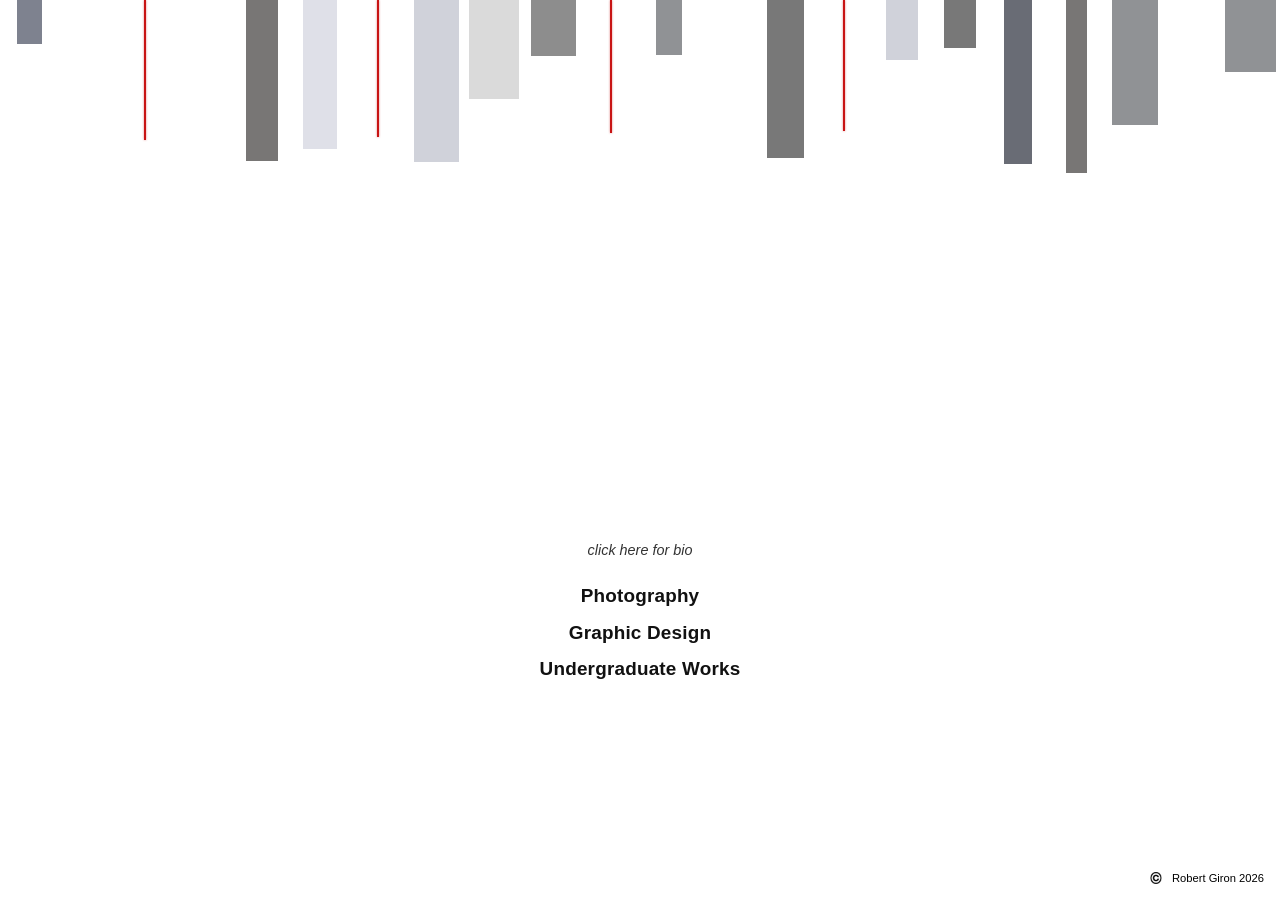
<file: index.html>
<!DOCTYPE html>
<html lang="en">
<head>
<meta charset="UTF-8">
<meta name="viewport" content="width=device-width, initial-scale=1.0">
<title>Portfolio — Menu</title>
<link rel="stylesheet" href="style.css">
</head>
<body>

  <!-- TOP ZONE: dense field of glitching holographic bars + glitching red hairlines,
      Heat-palette (+ blue tones), white bg. All 22 shapes (18 bars + 4 lines) swap
       slots via script.js; hovering a shape freezes every other shape in place and
       lets only the hovered one keep glitching. -->
  <div class="bar-zone" id="barZone">
    <div class="grain" aria-hidden="true"></div>
    <div class="bars" id="bars">
      <!-- 22 slots, 22 shapes (18 bars + 4 static-red-but-now-mobile hairlines) -->
      <div class="slot" data-slot="0"><div class="shape bar" data-shape="0"></div></div>
      <div class="slot" data-slot="1"><div class="shape bar" data-shape="1"></div></div>
      <div class="slot" data-slot="2"><div class="shape line" data-shape="2"></div></div>
      <div class="slot" data-slot="3"><div class="shape bar" data-shape="3"></div></div>
      <div class="slot" data-slot="4"><div class="shape bar" data-shape="4"></div></div>
      <div class="slot" data-slot="5"><div class="shape bar" data-shape="5"></div></div>
      <div class="slot" data-slot="6"><div class="shape line" data-shape="6"></div></div>
      <div class="slot" data-slot="7"><div class="shape bar" data-shape="7"></div></div>
      <div class="slot" data-slot="8"><div class="shape bar" data-shape="8"></div></div>
      <div class="slot" data-slot="9"><div class="shape bar" data-shape="9"></div></div>
      <div class="slot" data-slot="10"><div class="shape line" data-shape="10"></div></div>
      <div class="slot" data-slot="11"><div class="shape bar" data-shape="11"></div></div>
      <div class="slot" data-slot="12"><div class="shape bar" data-shape="12"></div></div>
      <div class="slot" data-slot="13"><div class="shape bar" data-shape="13"></div></div>
      <div class="slot" data-slot="14"><div class="shape line" data-shape="17"></div></div>
      <div class="slot" data-slot="15"><div class="shape bar" data-shape="14"></div></div>
      <div class="slot" data-slot="16"><div class="shape bar" data-shape="15"></div></div>
      <div class="slot" data-slot="17"><div class="shape bar" data-shape="16"></div></div>
      <div class="slot" data-slot="18"><div class="shape bar" data-shape="18"></div></div>
      <div class="slot" data-slot="19"><div class="shape bar" data-shape="19"></div></div>
      <div class="slot" data-slot="20"><div class="shape bar" data-shape="20"></div></div>
      <div class="slot" data-slot="21"><div class="shape bar" data-shape="21"></div></div>
    </div>
  </div>

  <!-- CENTERED CONTENT: everything here is centered except the bars above and the fixed contact footer -->
  <main class="content">
    <a class="video-frame" href="about.html" id="bioLink" aria-label="View bio">
      <video
        class="hero-video"
        autoplay
        muted
        loop
        playsinline
        disablepictureinpicture
        preload="auto">
        <source src="assets/hero-loop.mp4" type="video/mp4">
      </video>
    </a>
    <p class="bio-caption">click here for bio</p>

    <nav class="track-list" aria-label="Sections">
      <a class="track" href="photography.html">Photography</a>
      <a class="track" href="graphic-design.html">Graphic Design</a>
      <a class="track" href="undergraduate-works.html">Undergraduate Works</a>
    </nav>
  </main>
  <script src="video-playback.js"></script>
  <script src="script.js"></script>
  <div class="site-copyright">
  <img src="assets/copyright-mark.png" alt="Copyright mark">
  <span>Robert Giron 2026</span>
</div>
</body>
</html>
</file>
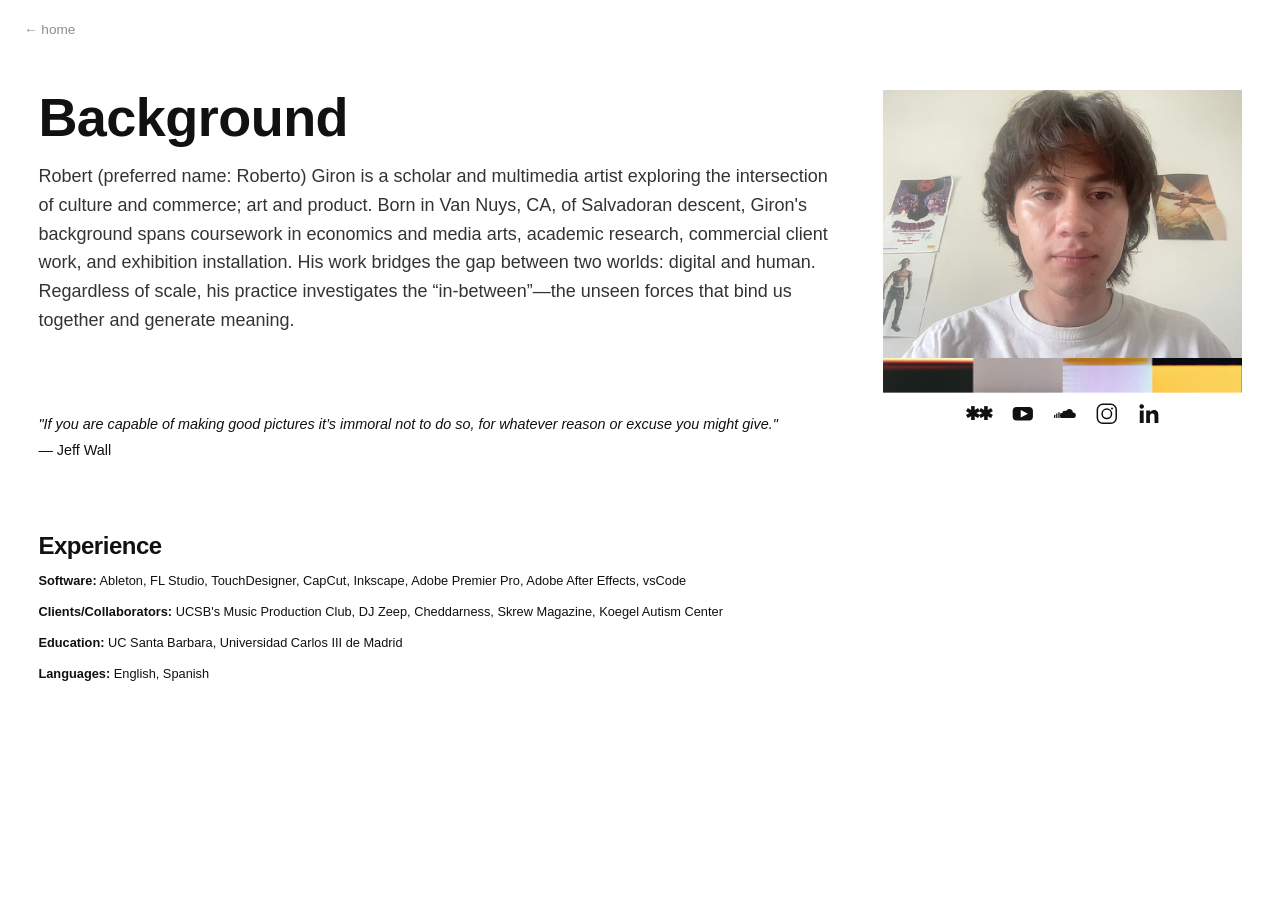
<file: about.html>
<!DOCTYPE html>
<html lang="en">
<head>
<meta charset="UTF-8">
<meta name="viewport" content="width=device-width, initial-scale=1.0">
<title>About — Robert Giron</title>
<link rel="stylesheet" href="project.css">
</head>
<body>

  <a class="back-link" href="index.html">&larr; home</a>

  <header class="about-header">
    <div class="about-left">
      <h1 class="about-title">Background</h1>

      <div class="about-bio">
        <p>Robert (preferred name: Roberto) Giron is a scholar and multimedia artist exploring the intersection of culture and commerce; art and product. Born in Van Nuys, CA, of Salvadoran descent, Giron's background spans coursework in economics and media arts, academic research, commercial client work, and exhibition installation. His work bridges the gap between two worlds: digital and human. Regardless of scale, his practice investigates the &ldquo;in-between&rdquo;&mdash;the unseen forces that bind us together and generate meaning.</p>
      </div>
    </div>

    <div class="about-media">
      <div class="about-photo">
        <img src="assets/media/about-photo.jpg" alt="Robert Giron">
      </div>
      <div class="about-strip">
        <img src="assets/media/about-strip.png" alt="">
      </div>
      <nav class="about-icons" aria-label="Elsewhere">
        <a href="https://www.are.na/robert-giron/channels" target="_blank" rel="noopener noreferrer" aria-label="Are.na">
          <span class="about-arena">✱✱</span>
        </a>
        <a href="https://www.youtube.com/@robertsgiron" target="_blank" rel="noopener noreferrer" aria-label="YouTube">
          <svg viewBox="0 0 64 64" xmlns="http://www.w3.org/2000/svg">
            <rect x="2" y="12" width="60" height="40" rx="12" fill="currentColor"/>
            <polygon points="26,21 26,43 47,32" fill="#ffffff"/>
          </svg>
        </a>
        <a href="https://on.soundcloud.com/Ip8sNAjK9V2UIwniZh" target="_blank" rel="noopener noreferrer" aria-label="SoundCloud">
          <svg viewBox="0 0 100 56" xmlns="http://www.w3.org/2000/svg">
            <rect x="0" y="32" width="6" height="16" rx="3" fill="currentColor"/>
            <rect x="10" y="26" width="6" height="22" rx="3" fill="currentColor"/>
            <rect x="20" y="20" width="6" height="28" rx="3" fill="currentColor"/>
            <rect x="30" y="24" width="6" height="24" rx="3" fill="currentColor"/>
            <rect x="40" y="16" width="6" height="32" rx="3" fill="currentColor"/>
            <path d="M50 48 h38 a13 13 0 0 0 0-26 a17 17 0 0 0-32-7 a11 11 0 0 0-16 9 a11 11 0 0 0 0 24 z" fill="currentColor"/>
          </svg>
        </a>
        <a href="https://www.instagram.com/robertsgiron/" target="_blank" rel="noopener noreferrer" aria-label="Instagram">
          <svg viewBox="0 0 64 64" xmlns="http://www.w3.org/2000/svg" fill="none" stroke="currentColor" stroke-width="4.5">
            <rect x="4" y="4" width="56" height="56" rx="16"/>
            <circle cx="32" cy="32" r="14"/>
            <circle cx="47.5" cy="16.5" r="3" fill="currentColor" stroke="none"/>
          </svg>
        </a>
        <a href="https://www.linkedin.com/in/robert-giron" target="_blank" rel="noopener noreferrer" aria-label="LinkedIn">
          <svg viewBox="0 0 447 447" xmlns="http://www.w3.org/2000/svg">
            <g transform="translate(0.000000,447.000000) scale(0.100000,-0.100000)" fill="currentColor" stroke="none">
              <path d="M618 4201 c-285 -94 -415 -426 -267 -687 32 -57 127 -152 178 -178
              308 -160 662 17 712 354 29 199 -79 395 -268 486 -74 37 -84 39 -188 41 -86 2
              -122 -1 -167 -16z M3072 2994 c-216 -47 -403 -161 -533 -324 -28 -36 -55 -66
              -59 -68 -4 -1 -6 72 -5 163 l1 165 -388 0 -388 0 0 -1290 0 -1290 387 2 388 3
              1 735 c2 752 3 782 43 895 72 205 253 317 486 302 242 -16 376 -170 405 -466
              5 -53 10 -405 10 -783 l0 -688 400 0 401 0 -4 933 c-3 909 -4 934 -24 1018
              -33 133 -80 243 -144 339 -164 246 -431 372 -781 369 -73 -1 -161 -7 -196 -15z
              M370 1640 l0 -1290 403 2 402 3 3 1288 2 1287 -405 0 -405 0 0 -1290z"/>
            </g>
          </svg>
        </a>
      </nav>
    </div>
  </header>

  <section class="about-lower">
    <p class="about-quote">
      "If you are capable of making good pictures it&rsquo;s immoral not to do so, for whatever reason or excuse you might give."
      <span>&mdash; Jeff Wall</span>
    </p>

    <h2 class="about-experience">Experience</h2>

    <p class="about-line"><strong>Software:</strong> Ableton, FL Studio, TouchDesigner, CapCut, Inkscape, Adobe Premier Pro, Adobe After Effects, vsCode</p>

    <p class="about-line"><strong>Clients/Collaborators:</strong> UCSB's Music Production Club, DJ Zeep, Cheddarness, Skrew Magazine, Koegel Autism Center</p>

    <p class="about-line"><strong>Education:</strong> UC Santa Barbara, Universidad Carlos III de Madrid </p>

    <p class="about-line"><strong>Languages:</strong> English, Spanish</p>

  </section>

</body>
</html>
</file>
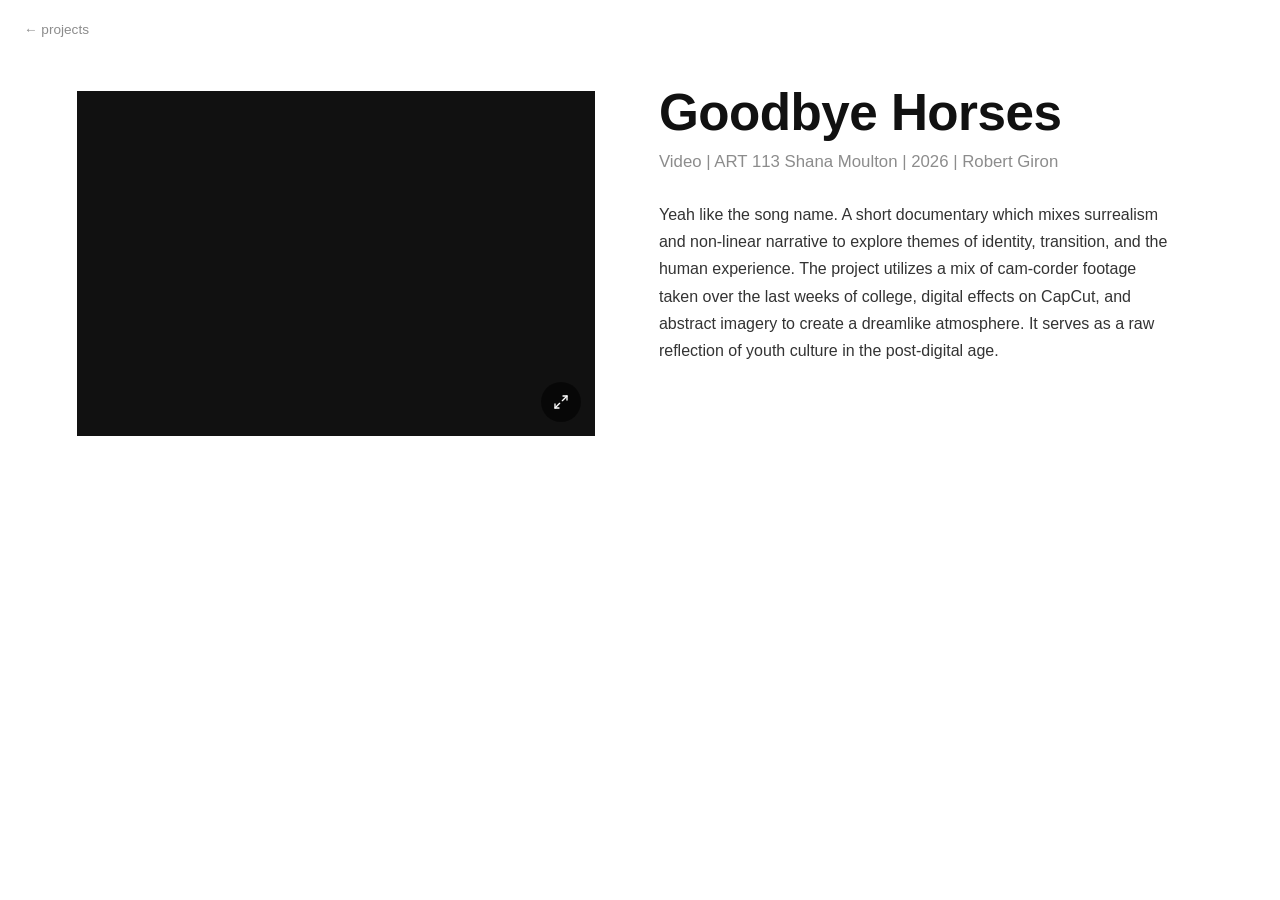
<file: goodbye-horses.html>
<!DOCTYPE html>
<html lang="en">
<head>
<meta charset="UTF-8">
<meta name="viewport" content="width=device-width, initial-scale=1.0">
<title>Goodbye Horses — Robert Giron</title>
<link rel="stylesheet" href="project.css">
</head>
<body>

  <a class="back-link" href="undergraduate-works.html">&larr; projects</a>

    <main class="project">
    <div class="project-media">
      <div class="project-image-frame">
        <iframe
          src="https://www.youtube.com/embed/ieznKdvSUJ4?si=VBqCLP_Hg92vqemd"
          title="YouTube video player"
          allow="accelerometer; autoplay; clipboard-write; encrypted-media; gyroscope; picture-in-picture; web-share"
          referrerpolicy="strict-origin-when-cross-origin"
          allowfullscreen></iframe>
        <button
          type="button"
          class="lightbox-expand-btn"
          data-lightbox="youtube"
          data-src="https://www.youtube.com/embed/ieznKdvSUJ4?si=VBqCLP_Hg92vqemd"
          data-caption="Sometimes growing up is just getting taller."
          aria-label="Expand video">
          <svg viewBox="0 0 24 24" width="16" height="16" fill="none" stroke="currentColor" stroke-width="2" stroke-linecap="round" stroke-linejoin="round">
            <polyline points="15 3 21 3 21 9"></polyline>
            <polyline points="9 21 3 21 3 15"></polyline>
            <line x1="21" y1="3" x2="14" y2="10"></line>
            <line x1="3" y1="21" x2="10" y2="14"></line>
          </svg>
        </button>
      </div>
      <p class="project-caption"></p>
    </div>

    <div class="project-info">
      <h1 class="project-title">Goodbye Horses</h1>
      <p class="project-meta">Video | ART 113 Shana Moulton | 2026 | Robert Giron</p>

      <div class="project-body">
        <!-- Write-up copy goes here -->
         Yeah like the song name. A short documentary which mixes surrealism and non-linear narrative to explore themes of identity, transition, and the human experience. The project utilizes a mix of cam-corder footage taken over the last weeks of college, digital effects on CapCut, and abstract imagery to create a dreamlike atmosphere. It serves as a raw reflection of youth culture in the post-digital age.
      </div>
    </div>
  </main>

  <script src="lightbox.js"></script>

</body>
</html>
</file>
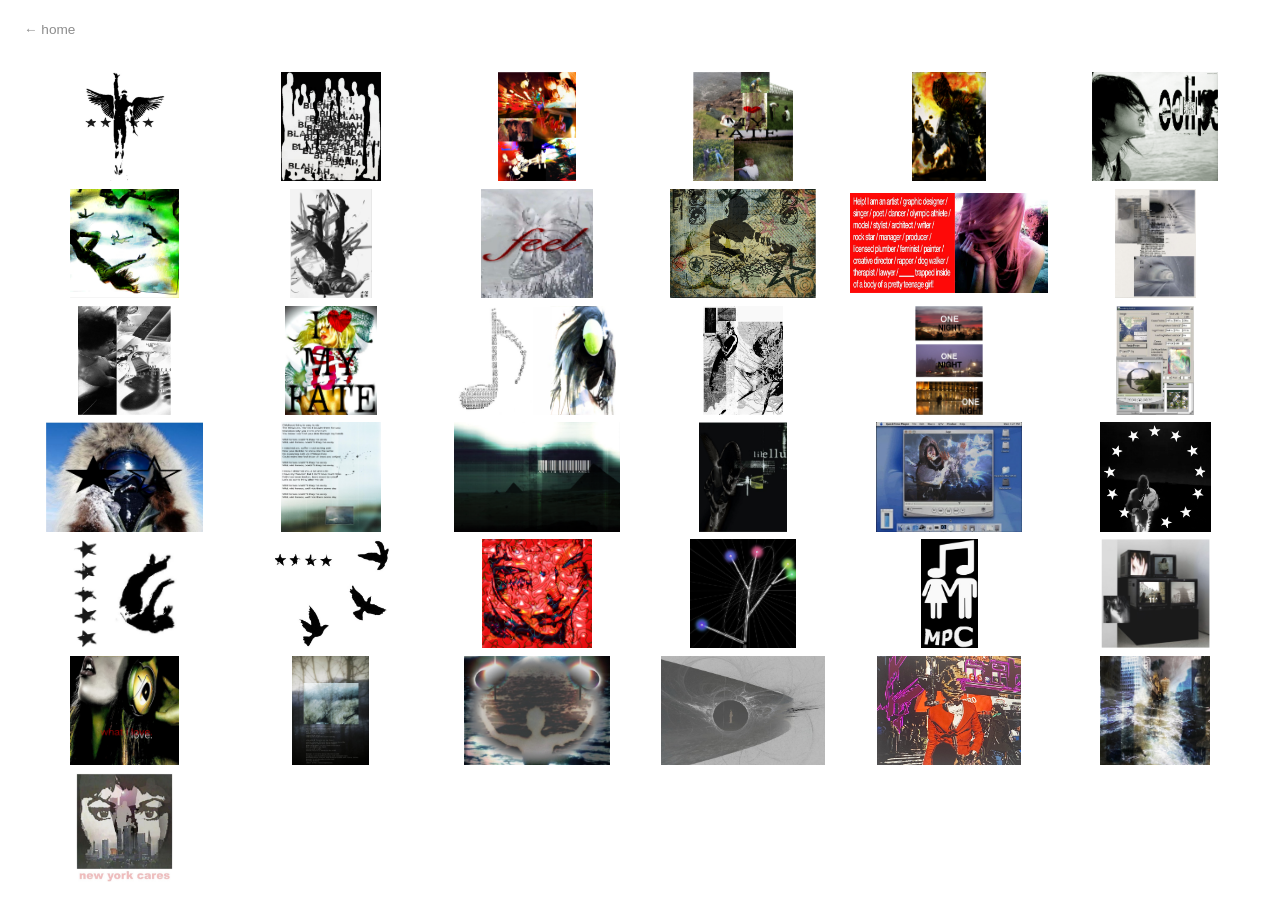
<file: graphic-design.html>
<!DOCTYPE html>
<html lang="en">
<head>
<meta charset="UTF-8">
<meta name="viewport" content="width=device-width, initial-scale=1.0">
<title>Graphic Design — Robert Giron</title>
<link rel="stylesheet" href="project.css">
</head>
<body class="gd-page">

  <a class="back-link" href="index.html">&larr; home</a>

  <!-- GRAPHIC DESIGN — single flat grid, click any piece to open it full
       size in the shared lightbox. -->
  <section class="gd-grid-section">
    <div class="gd-grid">
      <div class="gd-grid-item">
        <img
          src="assets/graphic-design/angel-wings.jpg"
          alt=""
          loading="lazy"
          data-lightbox="image"
          data-src="assets/graphic-design/angel-wings.jpg"
          data-alt="">
      </div>
      <div class="gd-grid-item">
        <img
          src="assets/graphic-design/blahblahblah.jpg"
          alt=""
          loading="lazy"
          data-lightbox="image"
          data-src="assets/graphic-design/blahblahblah.jpg"
          data-alt="">
      </div>
      <div class="gd-grid-item">
        <img
          src="assets/graphic-design/drawing-10.png"
          alt=""
          loading="lazy"
          data-lightbox="image"
          data-src="assets/graphic-design/drawing-10.png"
          data-alt="">
      </div>
      <div class="gd-grid-item">
        <img
          src="assets/graphic-design/drawing-41.png"
          alt=""
          loading="lazy"
          data-lightbox="image"
          data-src="assets/graphic-design/drawing-41.png"
          data-alt="">
      </div>
      <div class="gd-grid-item">
        <img
          src="assets/graphic-design/ds_back_draft2.png"
          alt=""
          loading="lazy"
          data-lightbox="image"
          data-src="assets/graphic-design/ds_back_draft2.png"
          data-alt="">
      </div>
      <div class="gd-grid-item">
        <img
          src="assets/graphic-design/eclips.png"
          alt=""
          loading="lazy"
          data-lightbox="image"
          data-src="assets/graphic-design/eclips.png"
          data-alt="">
      </div>
      <div class="gd-grid-item">
        <img
          src="assets/graphic-design/falling.png"
          alt=""
          loading="lazy"
          data-lightbox="image"
          data-src="assets/graphic-design/falling.png"
          data-alt="">
      </div>
      <div class="gd-grid-item">
        <img
          src="assets/graphic-design/fallinginreverse.jpg"
          alt=""
          loading="lazy"
          data-lightbox="image"
          data-src="assets/graphic-design/fallinginreverse.jpg"
          data-alt="">
      </div>
      <div class="gd-grid-item">
        <img
          src="assets/graphic-design/feeel.jpg"
          alt=""
          loading="lazy"
          data-lightbox="image"
          data-src="assets/graphic-design/feeel.jpg"
          data-alt="">
      </div>
      <div class="gd-grid-item">
        <img
          src="assets/graphic-design/frutiger.png"
          alt=""
          loading="lazy"
          data-lightbox="image"
          data-src="assets/graphic-design/frutiger.png"
          data-alt="">
      </div>
      <div class="gd-grid-item">
        <img
          src="assets/graphic-design/girl.png"
          alt=""
          loading="lazy"
          data-lightbox="image"
          data-src="assets/graphic-design/girl.png"
          data-alt="">
      </div>
      <div class="gd-grid-item">
        <img
          src="assets/graphic-design/gosomewhere.jpg"
          alt=""
          loading="lazy"
          data-lightbox="image"
          data-src="assets/graphic-design/gosomewhere.jpg"
          data-alt="">
      </div>
      <div class="gd-grid-item">
        <img
          src="assets/graphic-design/hendrix.png"
          alt=""
          loading="lazy"
          data-lightbox="image"
          data-src="assets/graphic-design/hendrix.png"
          data-alt="">
      </div>
      <div class="gd-grid-item">
        <img
          src="assets/graphic-design/ilovemyfate.png"
          alt=""
          loading="lazy"
          data-lightbox="image"
          data-src="assets/graphic-design/ilovemyfate.png"
          data-alt="">
      </div>
      <div class="gd-grid-item">
        <img
          src="assets/graphic-design/music.png"
          alt=""
          loading="lazy"
          data-lightbox="image"
          data-src="assets/graphic-design/music.png"
          data-alt="">
      </div>
      <div class="gd-grid-item">
        <img
          src="assets/graphic-design/newmusic.png"
          alt=""
          loading="lazy"
          data-lightbox="image"
          data-src="assets/graphic-design/newmusic.png"
          data-alt="">
      </div>
      <div class="gd-grid-item">
        <img
          src="assets/graphic-design/onenight.jpg"
          alt=""
          loading="lazy"
          data-lightbox="image"
          data-src="assets/graphic-design/onenight.jpg"
          data-alt="">
      </div>
      <div class="gd-grid-item">
        <img
          src="assets/graphic-design/outwiththeold.png"
          alt=""
          loading="lazy"
          data-lightbox="image"
          data-src="assets/graphic-design/outwiththeold.png"
          data-alt="">
      </div>
      <div class="gd-grid-item">
        <img
          src="assets/graphic-design/pilot.jpg"
          alt=""
          loading="lazy"
          data-lightbox="image"
          data-src="assets/graphic-design/pilot.jpg"
          data-alt="">
      </div>
      <div class="gd-grid-item">
        <img
          src="assets/graphic-design/poem2.png"
          alt=""
          loading="lazy"
          data-lightbox="image"
          data-src="assets/graphic-design/poem2.png"
          data-alt="">
      </div>
      <div class="gd-grid-item">
        <img
          src="assets/graphic-design/resist.png"
          alt=""
          loading="lazy"
          data-lightbox="image"
          data-src="assets/graphic-design/resist.png"
          data-alt="">
      </div>
      <div class="gd-grid-item">
        <img
          src="assets/graphic-design/safeinyourskin.png"
          alt=""
          loading="lazy"
          data-lightbox="image"
          data-src="assets/graphic-design/safeinyourskin.png"
          data-alt="">
      </div>
      <div class="gd-grid-item">
        <img
          src="assets/graphic-design/sage.jpg"
          alt=""
          loading="lazy"
          data-lightbox="image"
          data-src="assets/graphic-design/sage.jpg"
          data-alt="">
      </div>
      <div class="gd-grid-item">
        <img
          src="assets/graphic-design/stars-figure.jpg"
          alt=""
          loading="lazy"
          data-lightbox="image"
          data-src="assets/graphic-design/stars-figure.jpg"
          data-alt="">
      </div>
      <div class="gd-grid-item">
        <img
          src="assets/graphic-design/stars1.jpg"
          alt=""
          loading="lazy"
          data-lightbox="image"
          data-src="assets/graphic-design/stars1.jpg"
          data-alt="">
      </div>
      <div class="gd-grid-item">
        <img
          src="assets/graphic-design/stars2.jpg"
          alt=""
          loading="lazy"
          data-lightbox="image"
          data-src="assets/graphic-design/stars2.jpg"
          data-alt="">
      </div>
      <div class="gd-grid-item">
        <img
          src="assets/graphic-design/swiggle.jpg"
          alt=""
          loading="lazy"
          data-lightbox="image"
          data-src="assets/graphic-design/swiggle.jpg"
          data-alt="">
      </div>
      <div class="gd-grid-item">
        <img
          src="assets/graphic-design/tree-of-light.jpg"
          alt=""
          loading="lazy"
          data-lightbox="image"
          data-src="assets/graphic-design/tree-of-light.jpg"
          data-alt="">
      </div>
      <div class="gd-grid-item">
        <img
          src="assets/graphic-design/ucsbmpcsticker.jpg"
          alt=""
          loading="lazy"
          data-lightbox="image"
          data-src="assets/graphic-design/ucsbmpcsticker.jpg"
          data-alt="">
      </div>
      <div class="gd-grid-item">
        <img
          src="assets/graphic-design/untitled.png"
          alt=""
          loading="lazy"
          data-lightbox="image"
          data-src="assets/graphic-design/untitled.png"
          data-alt="">
      </div>
      <div class="gd-grid-item">
        <img
          src="assets/graphic-design/whatilove.jpg"
          alt=""
          loading="lazy"
          data-lightbox="image"
          data-src="assets/graphic-design/whatilove.jpg"
          data-alt="">
      </div>
      <div class="gd-grid-item">
        <img
          src="assets/graphic-design/wherethewindblows.jpg"
          alt=""
          loading="lazy"
          data-lightbox="image"
          data-src="assets/graphic-design/wherethewindblows.jpg"
          data-alt="">
      </div>
      <div class="gd-grid-item">
        <img
          src="assets/graphic-design/wings-figure.jpg"
          alt=""
          loading="lazy"
          data-lightbox="image"
          data-src="assets/graphic-design/wings-figure.jpg"
          data-alt="">
      </div>
      <div class="gd-grid-item">
        <img
          src="assets/graphic-design/gd2-endless.jpg"
          alt=""
          loading="lazy"
          data-lightbox="image"
          data-src="assets/graphic-design/gd2-endless.jpg"
          data-alt="">
      </div>
      <div class="gd-grid-item">
        <img
          src="assets/graphic-design/gd2-img-1529.jpg"
          alt=""
          loading="lazy"
          data-lightbox="image"
          data-src="assets/graphic-design/gd2-img-1529.jpg"
          data-alt="">
      </div>
      <div class="gd-grid-item">
        <img
          src="assets/graphic-design/gd2-img-1606.jpg"
          alt=""
          loading="lazy"
          data-lightbox="image"
          data-src="assets/graphic-design/gd2-img-1606.jpg"
          data-alt="">
      </div>
      <div class="gd-grid-item">
        <img
          src="assets/graphic-design/gd2-img-2386.jpg"
          alt=""
          loading="lazy"
          data-lightbox="image"
          data-src="assets/graphic-design/gd2-img-2386.jpg"
          data-alt="">
      </div>
    </div>
  </section>

  <script src="lightbox.js"></script>

</body>
</html>
</file>
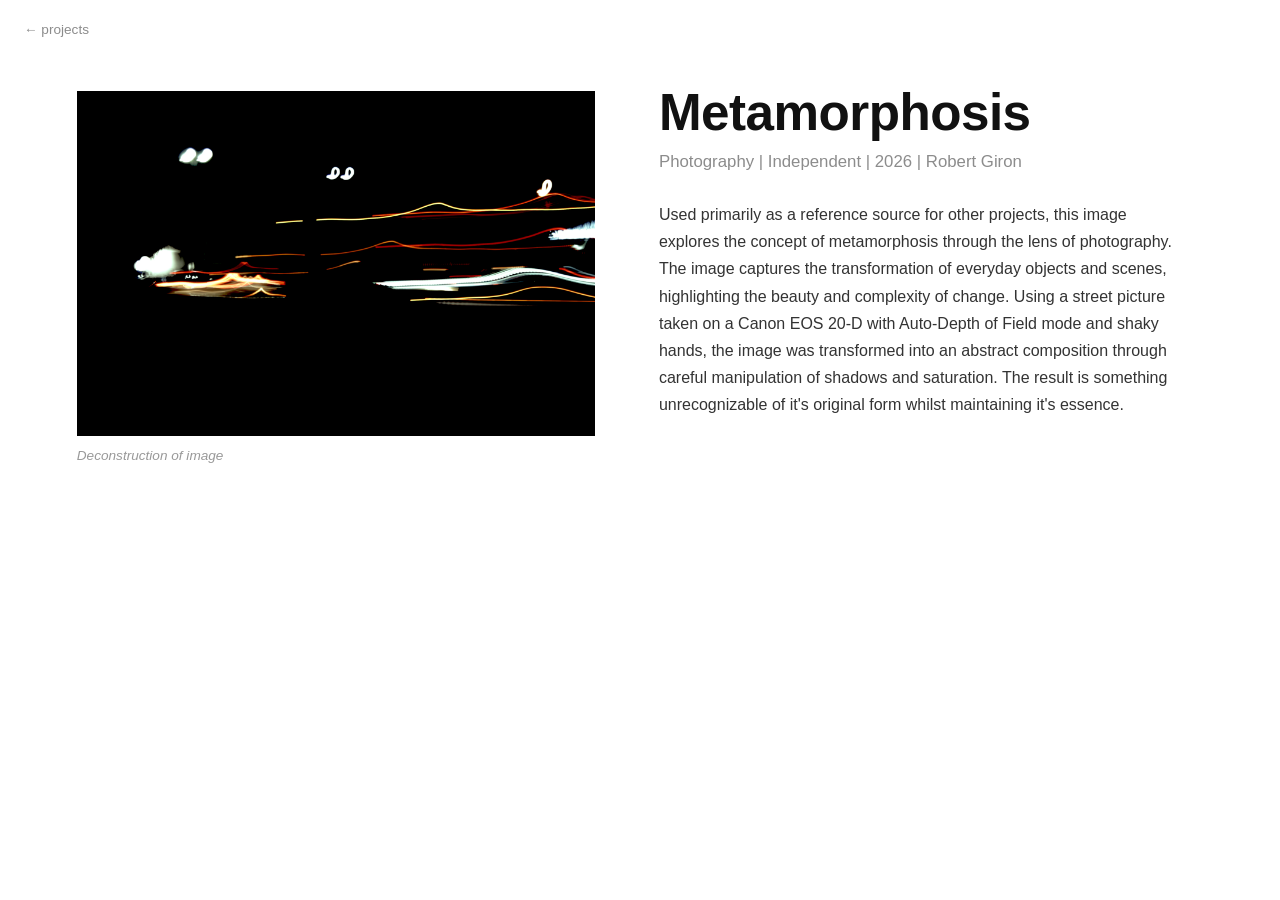
<file: metamorphosis.html>
<!DOCTYPE html>
<html lang="en">
<head>
<meta charset="UTF-8">
<meta name="viewport" content="width=device-width, initial-scale=1.0">
<title>Metamorphosis — Robert Giron</title>
<link rel="stylesheet" href="project.css">
</head>
<body>

  <a class="back-link" href="undergraduate-works.html">&larr; projects</a>

   <main class="project">
    <div class="project-media">
      <div class="project-image-frame">
        <img
          src="assets/media/giron_metamorphosis_01.JPG"
          alt="Metamorphosis — deconstruction of image"
          data-lightbox="image"
          data-src="assets/media/giron_metamorphosis_01.JPG"
          data-alt="Metamorphosis — deconstruction of image"
          data-caption="Deconstruction of Image.">
      </div>
      <p class="project-caption">Deconstruction of image</p>
    </div>

    <div class="project-info">
      <h1 class="project-title">Metamorphosis</h1>
      <p class="project-meta">Photography | Independent | 2026 | Robert Giron</p>

      <div class="project-body">
        <!-- Write-up copy goes here -->
        Used primarily as a reference source for other projects, this image explores the concept of metamorphosis through the lens of photography. The image captures the transformation of everyday objects and scenes, highlighting the beauty and complexity of change. Using a street picture taken on a Canon EOS 20-D with Auto-Depth of Field mode and shaky hands, the image was transformed into an abstract composition through careful manipulation of shadows and saturation. The result is something unrecognizable of it's original form whilst maintaining it's essence.
      </div>
    </div>
  </main>

  <script src="lightbox.js"></script>

</body>
</html>
</file>
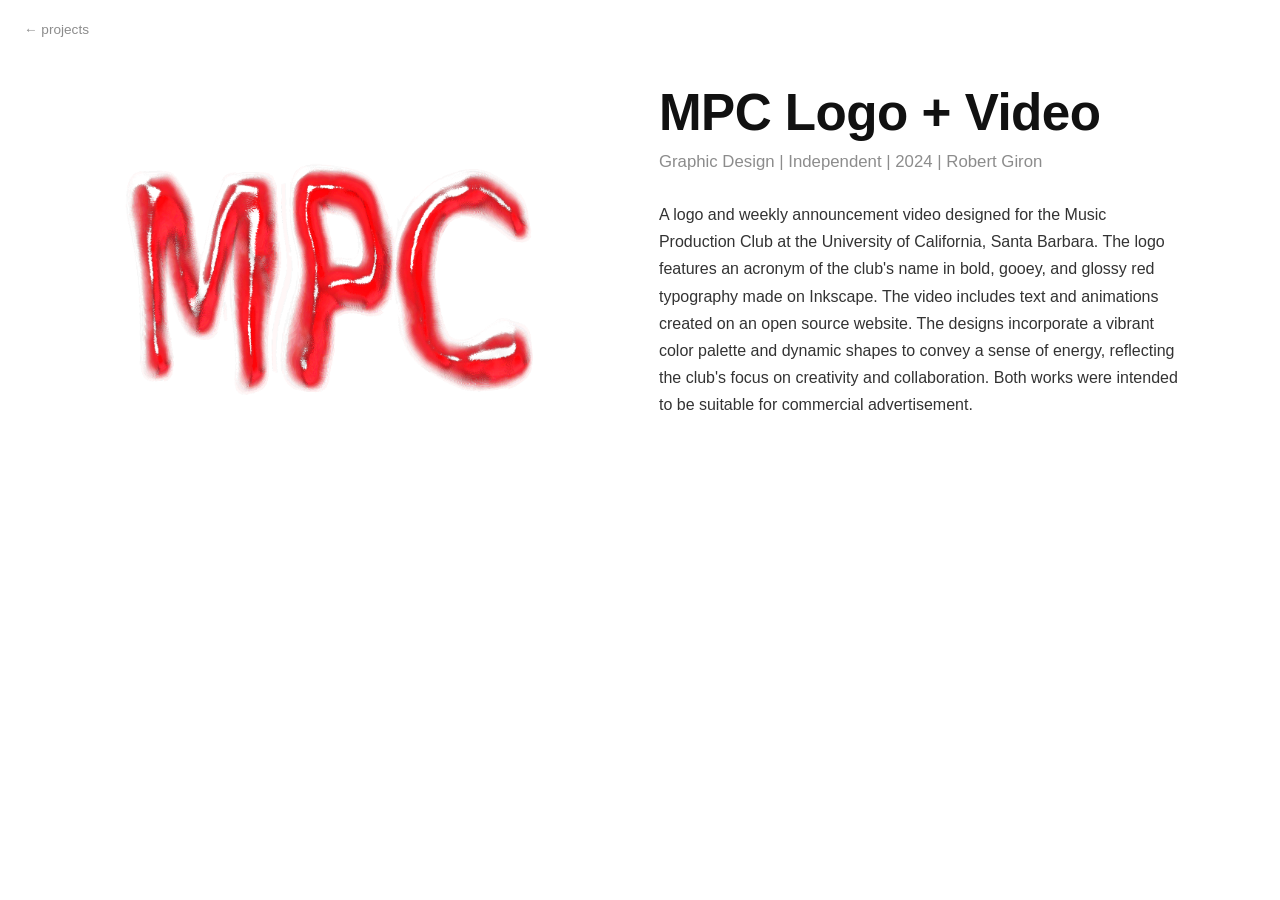
<file: mpc-logo.html>
<!DOCTYPE html>
<html lang="en">
<head>
<meta charset="UTF-8">
<meta name="viewport" content="width=device-width, initial-scale=1.0">
<title>MPC Logo — Robert Giron</title>
<link rel="stylesheet" href="project.css">
</head>
<body>

  <a class="back-link" href="undergraduate-works.html">&larr; projects</a>

    <main class="project">
    <div class="project-media">
      <div class="mpc-media-stack">
        <div class="mpc-media-item">
          <img
            src="assets/media/giron_mpc_01.png"
            alt="MPC logo"
            data-lightbox="image"
            data-src="assets/media/giron_mpc_01.png"
            data-alt="MPC logo">
        </div>
        <div class="mpc-media-item">
          <video
            src="assets/media/giron_mpc_02.mp4"
            autoplay muted loop playsinline
            data-lightbox="video"
            data-src="assets/media/giron_mpc_02.mp4"></video>
        </div>
      </div>
    </div>

    <div class="project-info">
      <h1 class="project-title">MPC Logo + Video</h1>
      <p class="project-meta">Graphic Design | Independent | 2024 | Robert Giron</p>

      <div class="project-body">
        <!-- Write-up copy goes here -->
         A logo and weekly announcement video designed for the Music Production Club at the University of California, Santa Barbara. The logo features an acronym of the club's name in bold, gooey, and glossy red typography made on Inkscape. The video includes text and animations created on an open source website. The designs incorporate a vibrant color palette and dynamic shapes to convey a sense of energy, reflecting the club's focus on creativity and collaboration. Both works were intended to be suitable for commercial advertisement.
      </div>
    </div>
    </main>

  <script src="video-playback.js"></script>
  <script src="lightbox.js"></script>

</body>
</html>
</file>
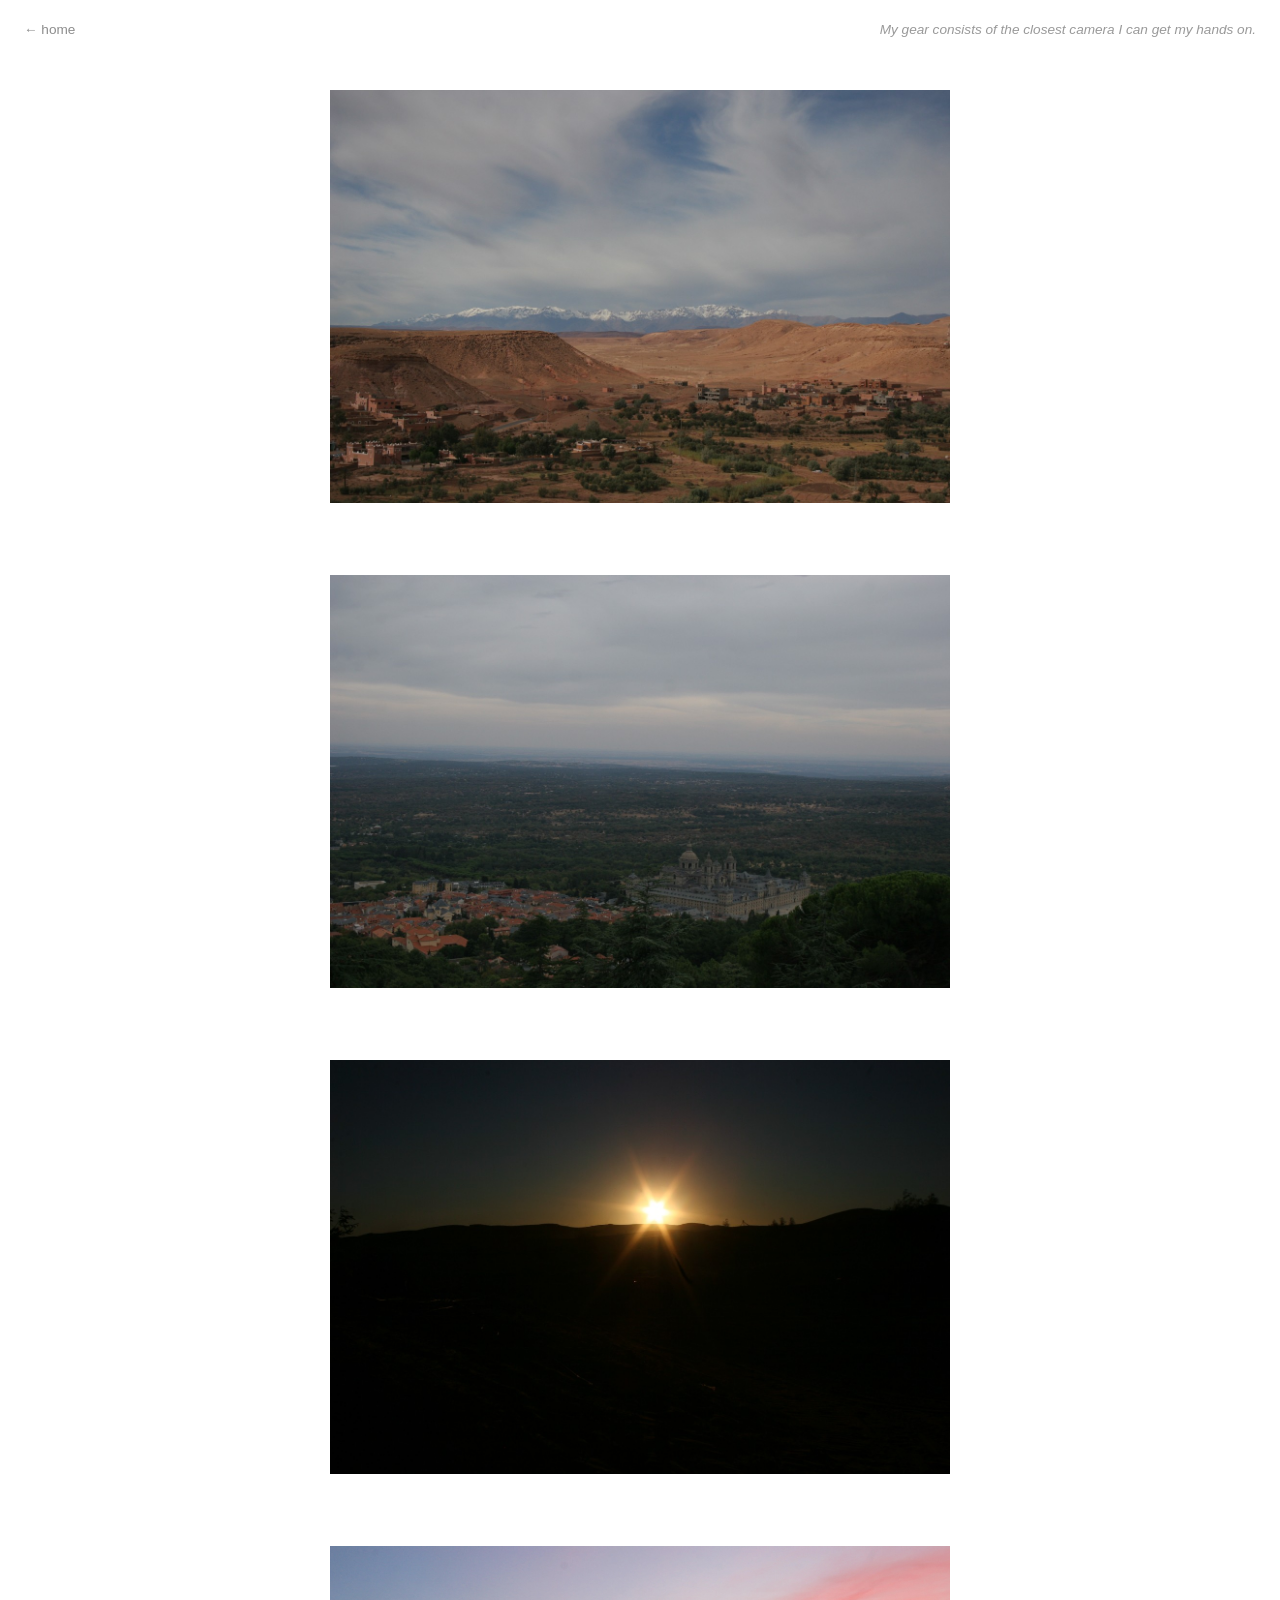
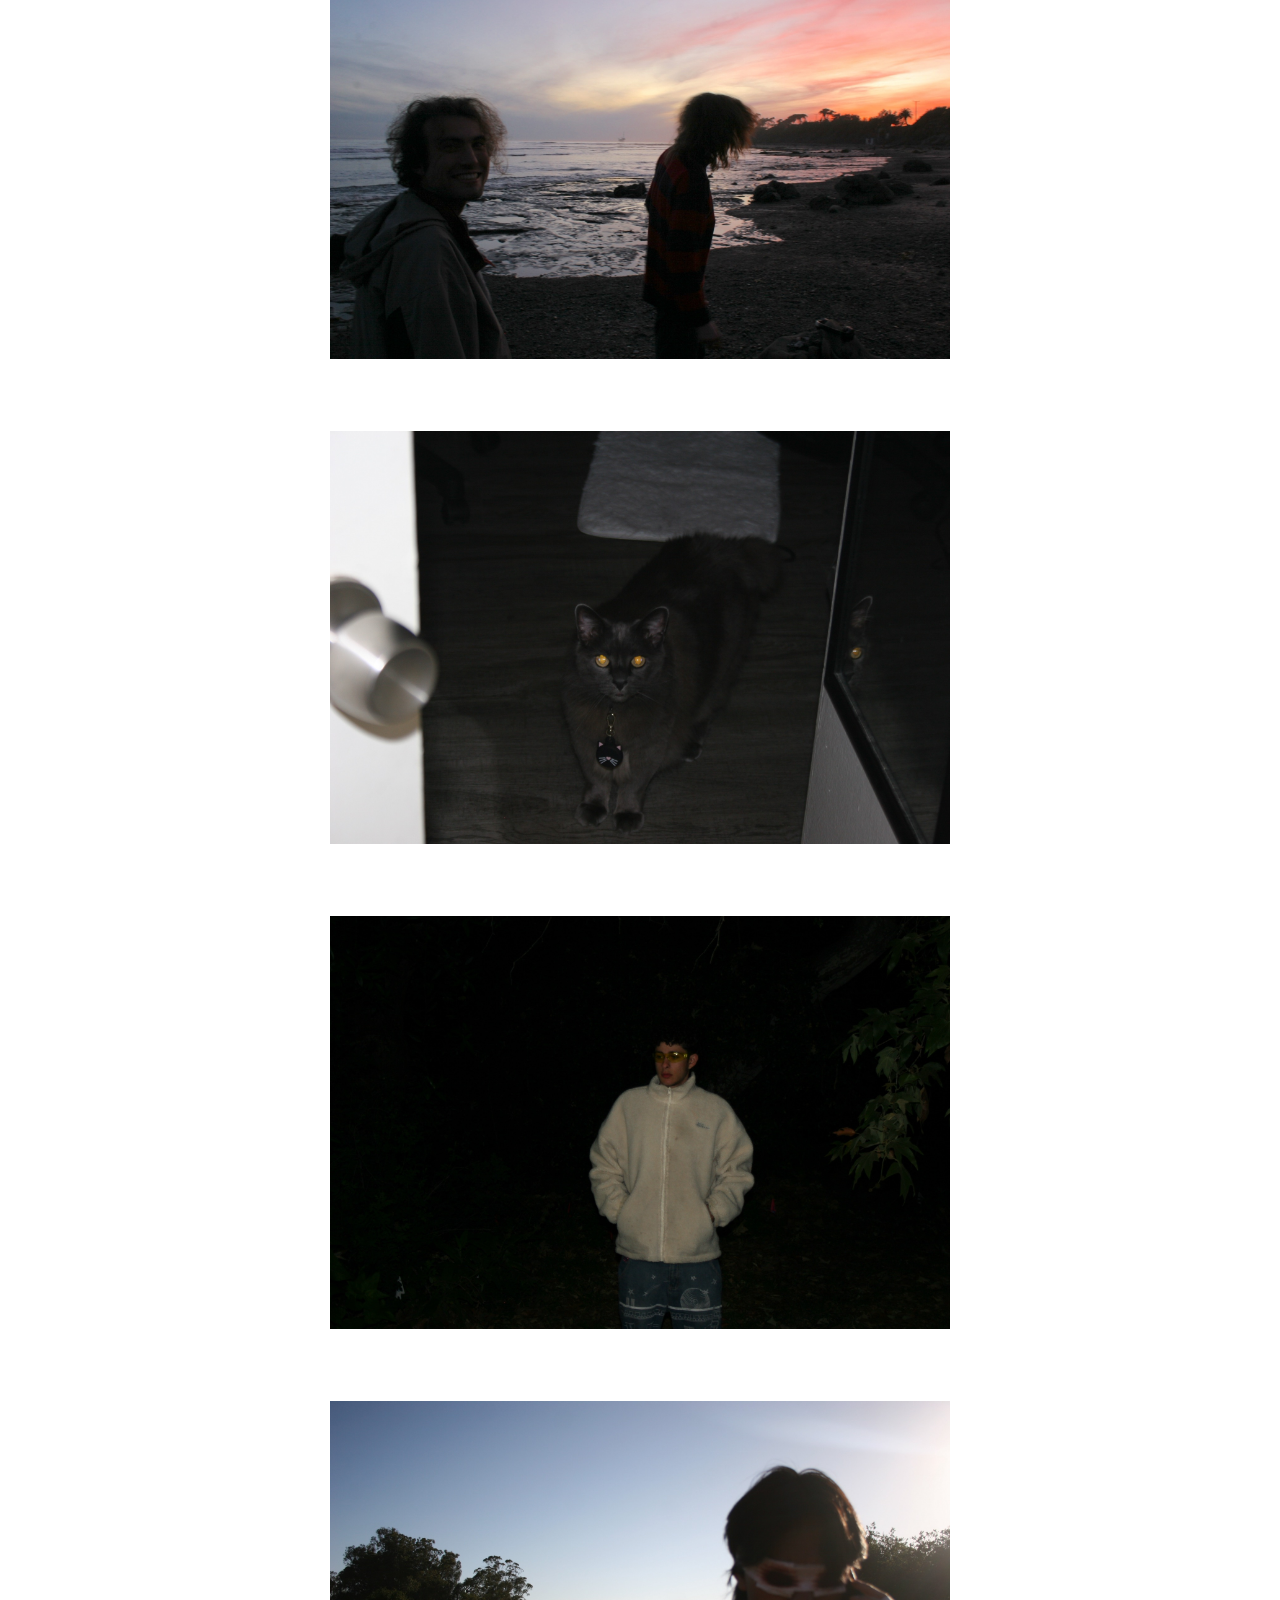
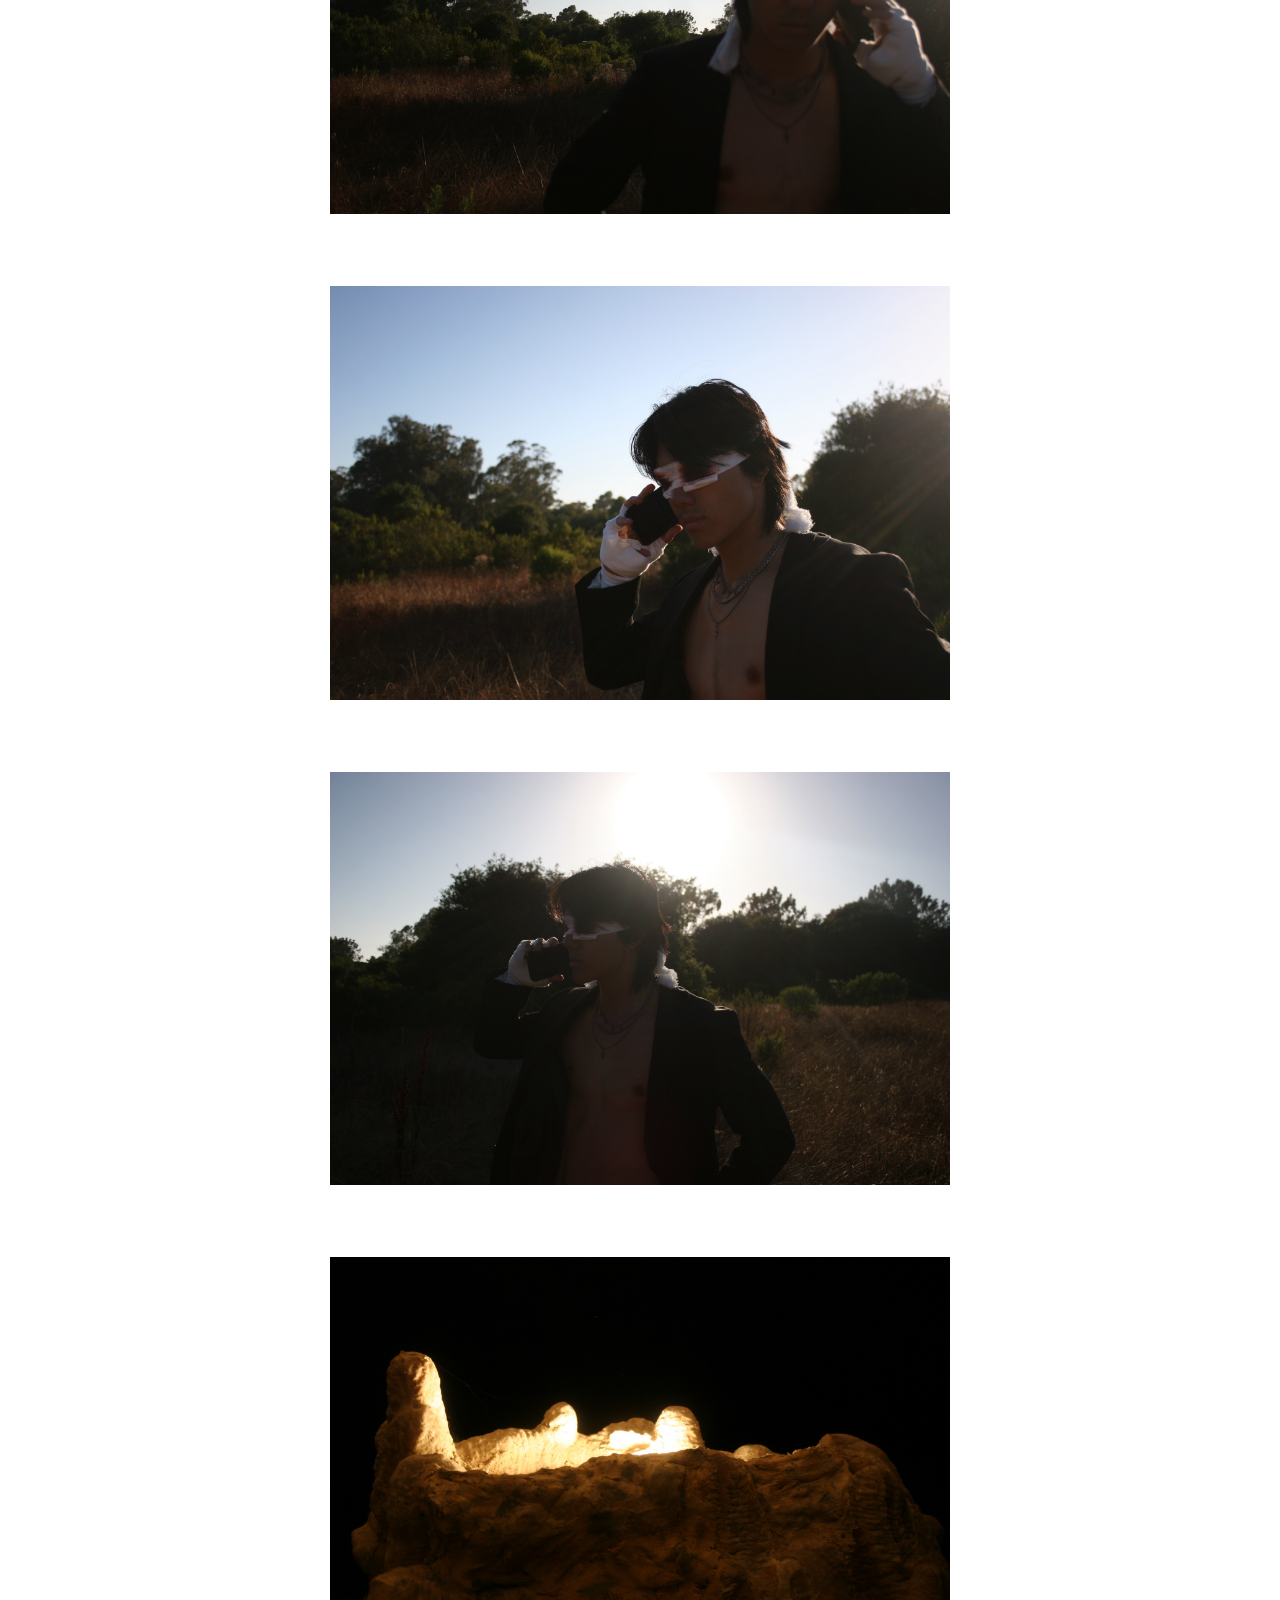
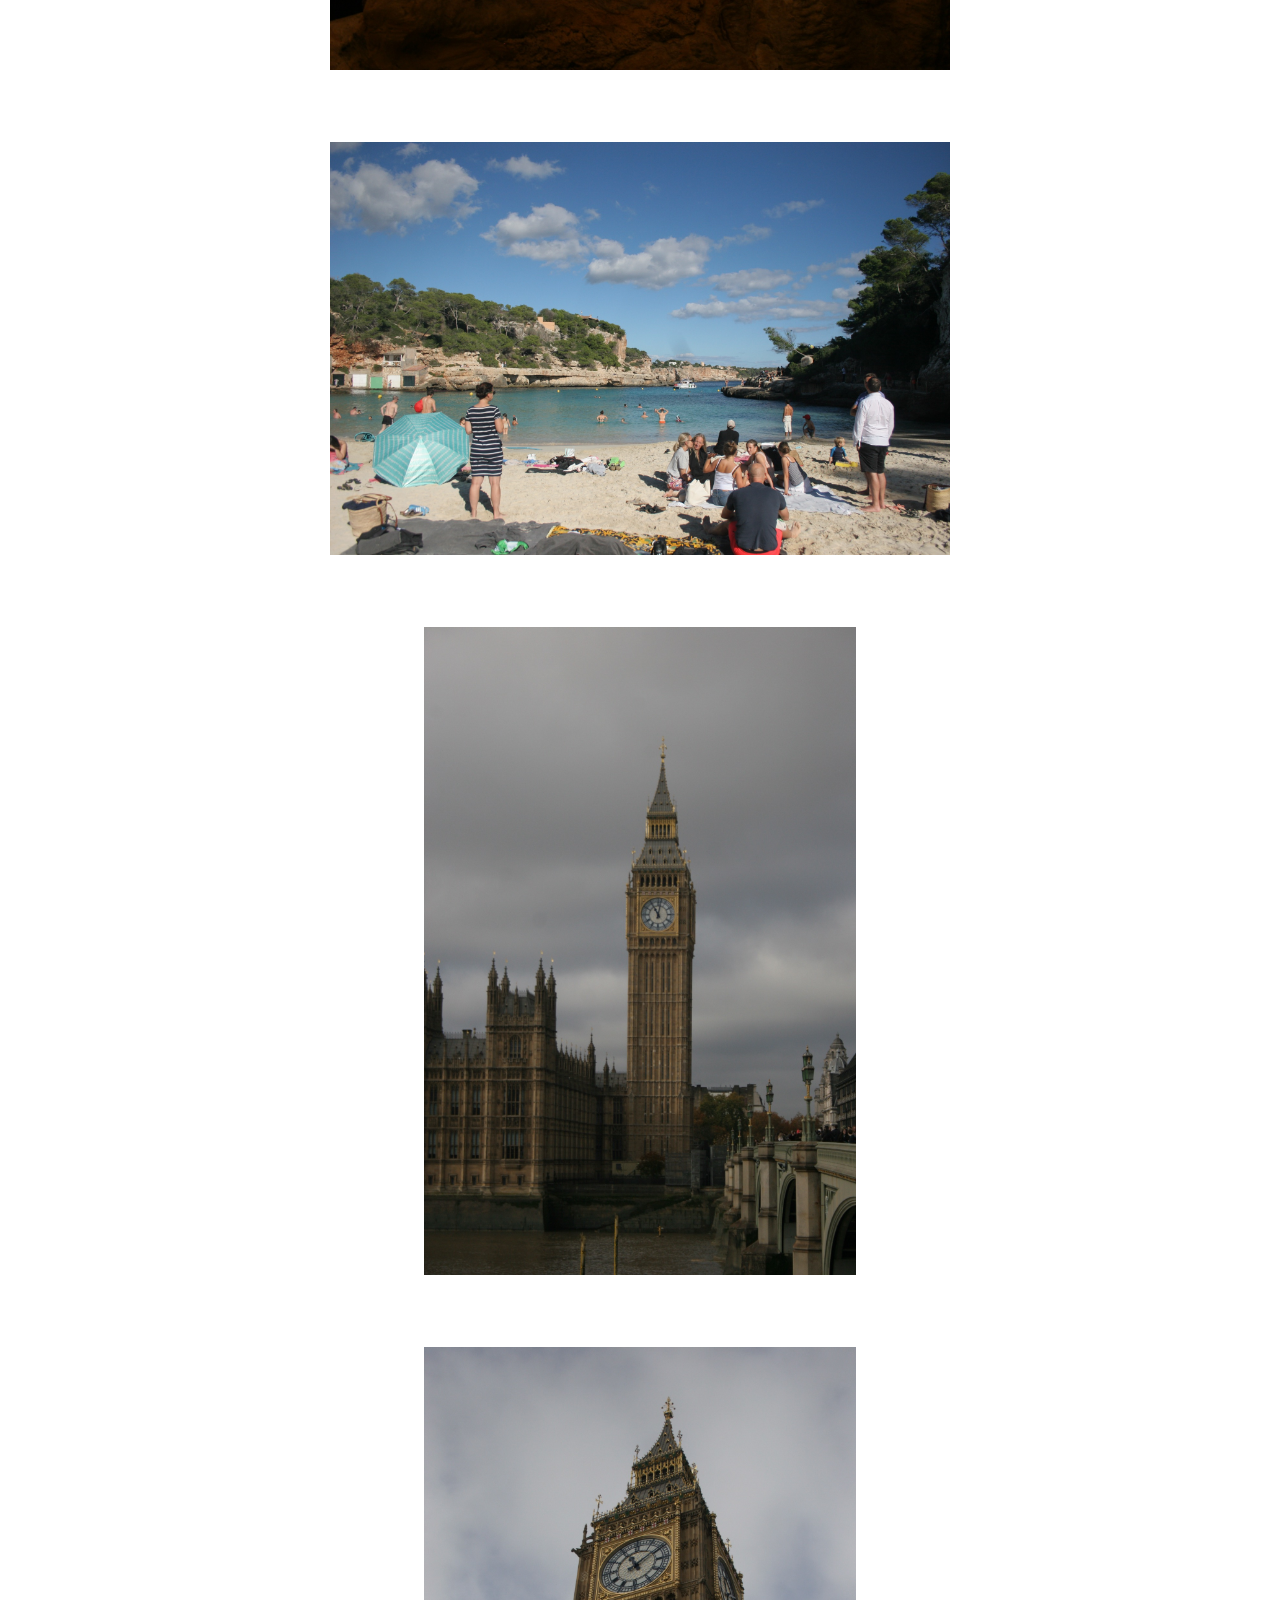
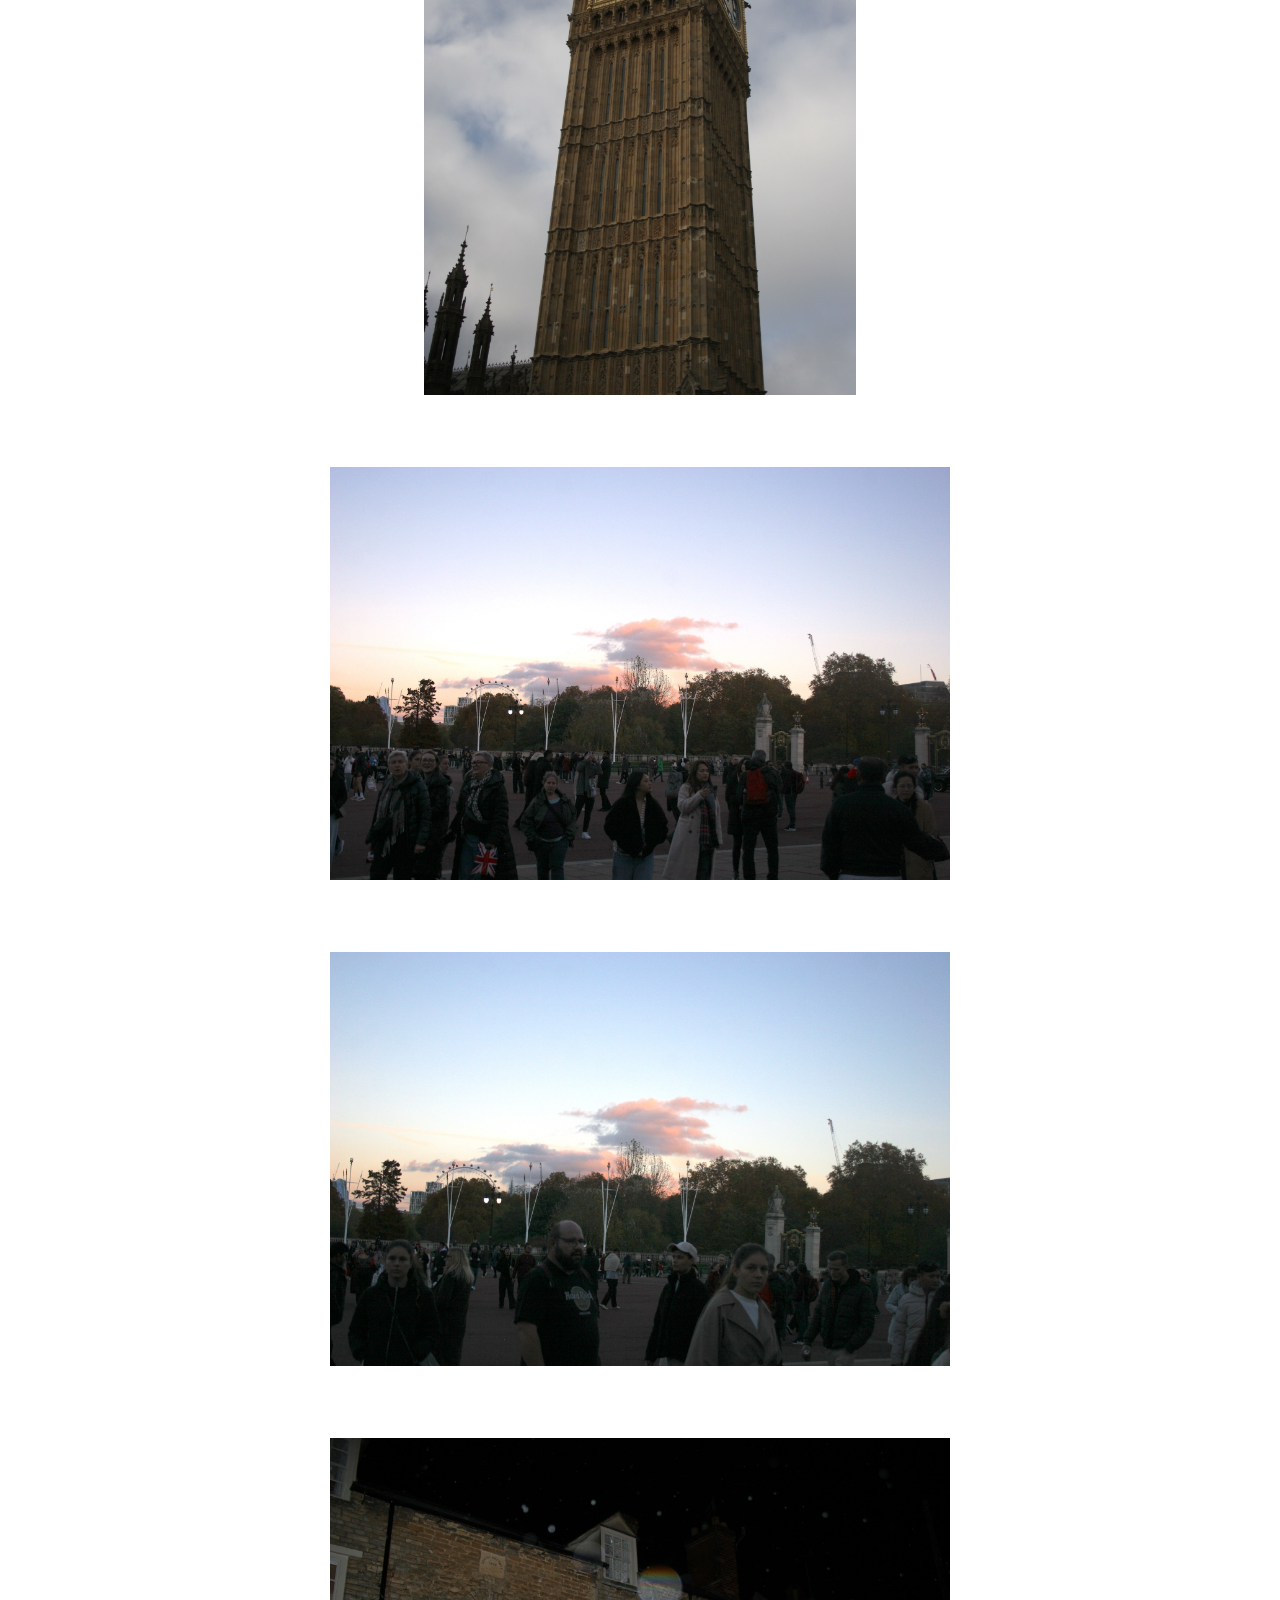
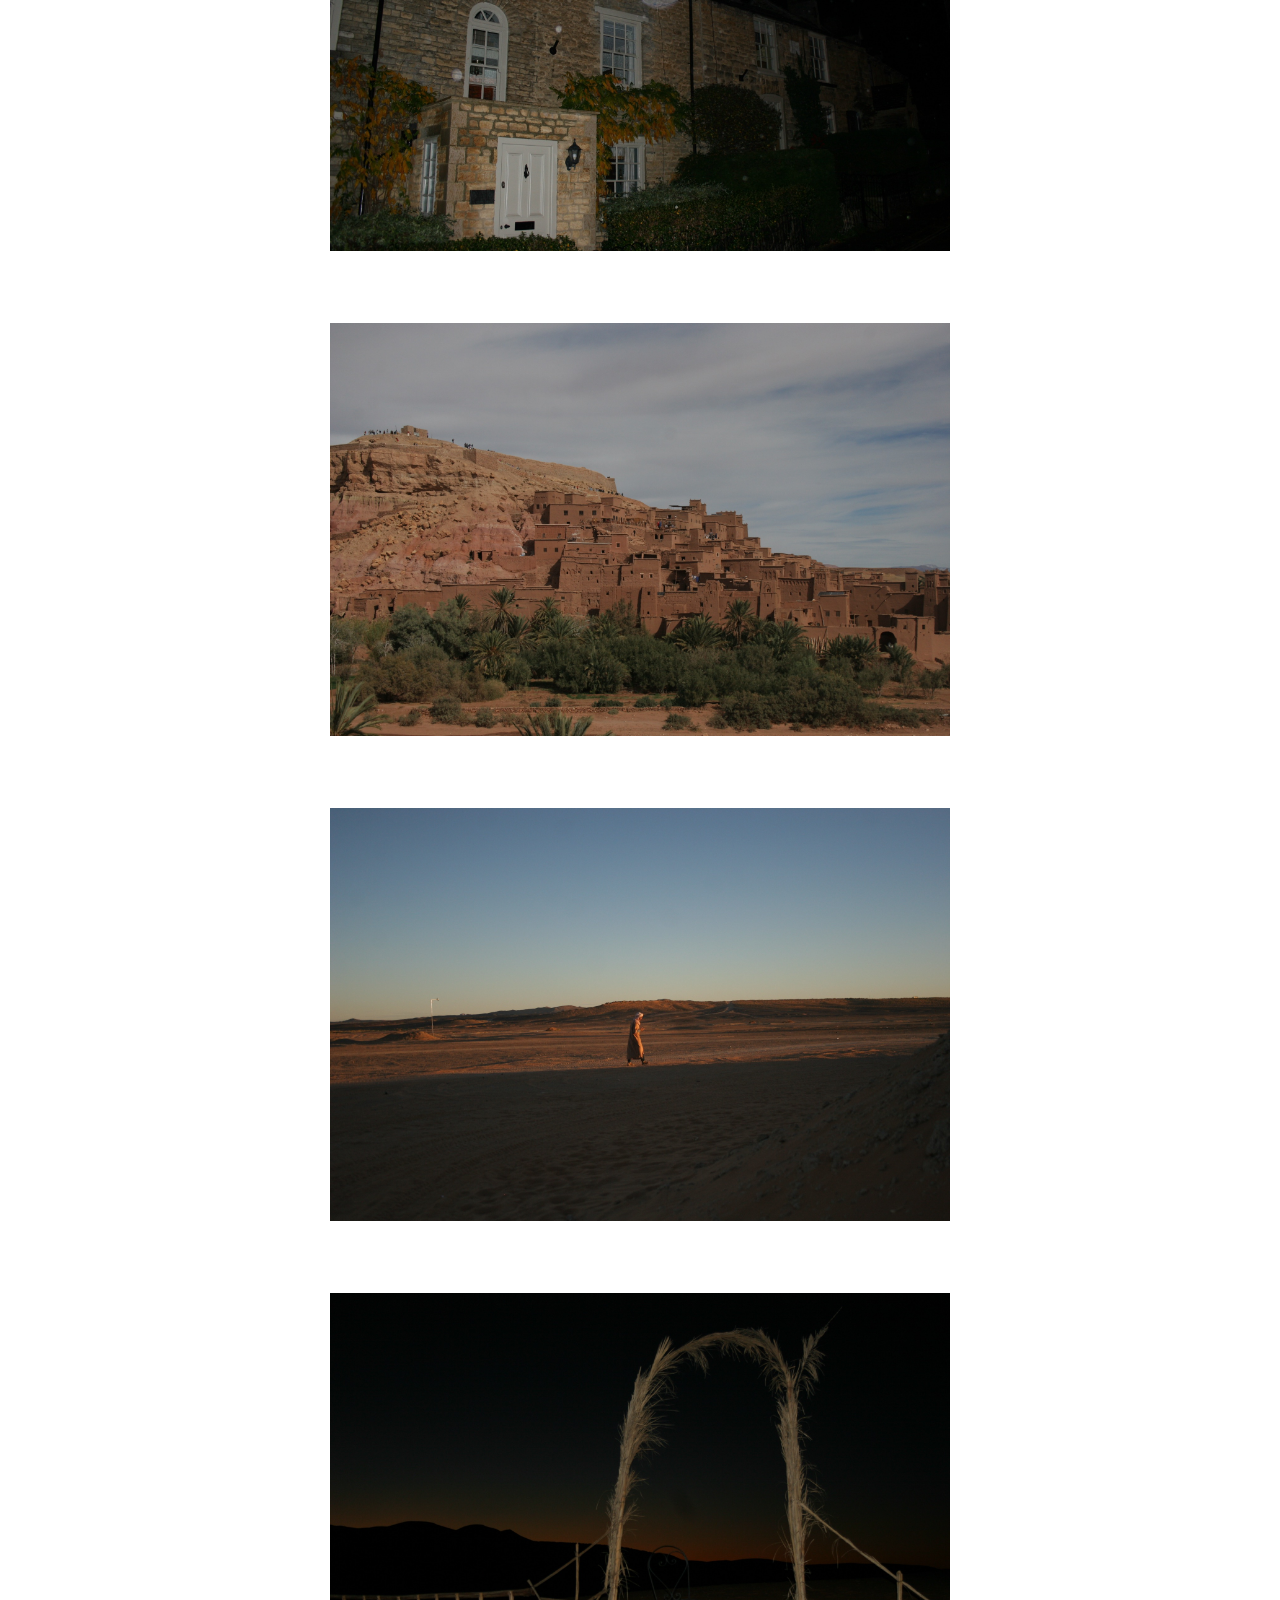
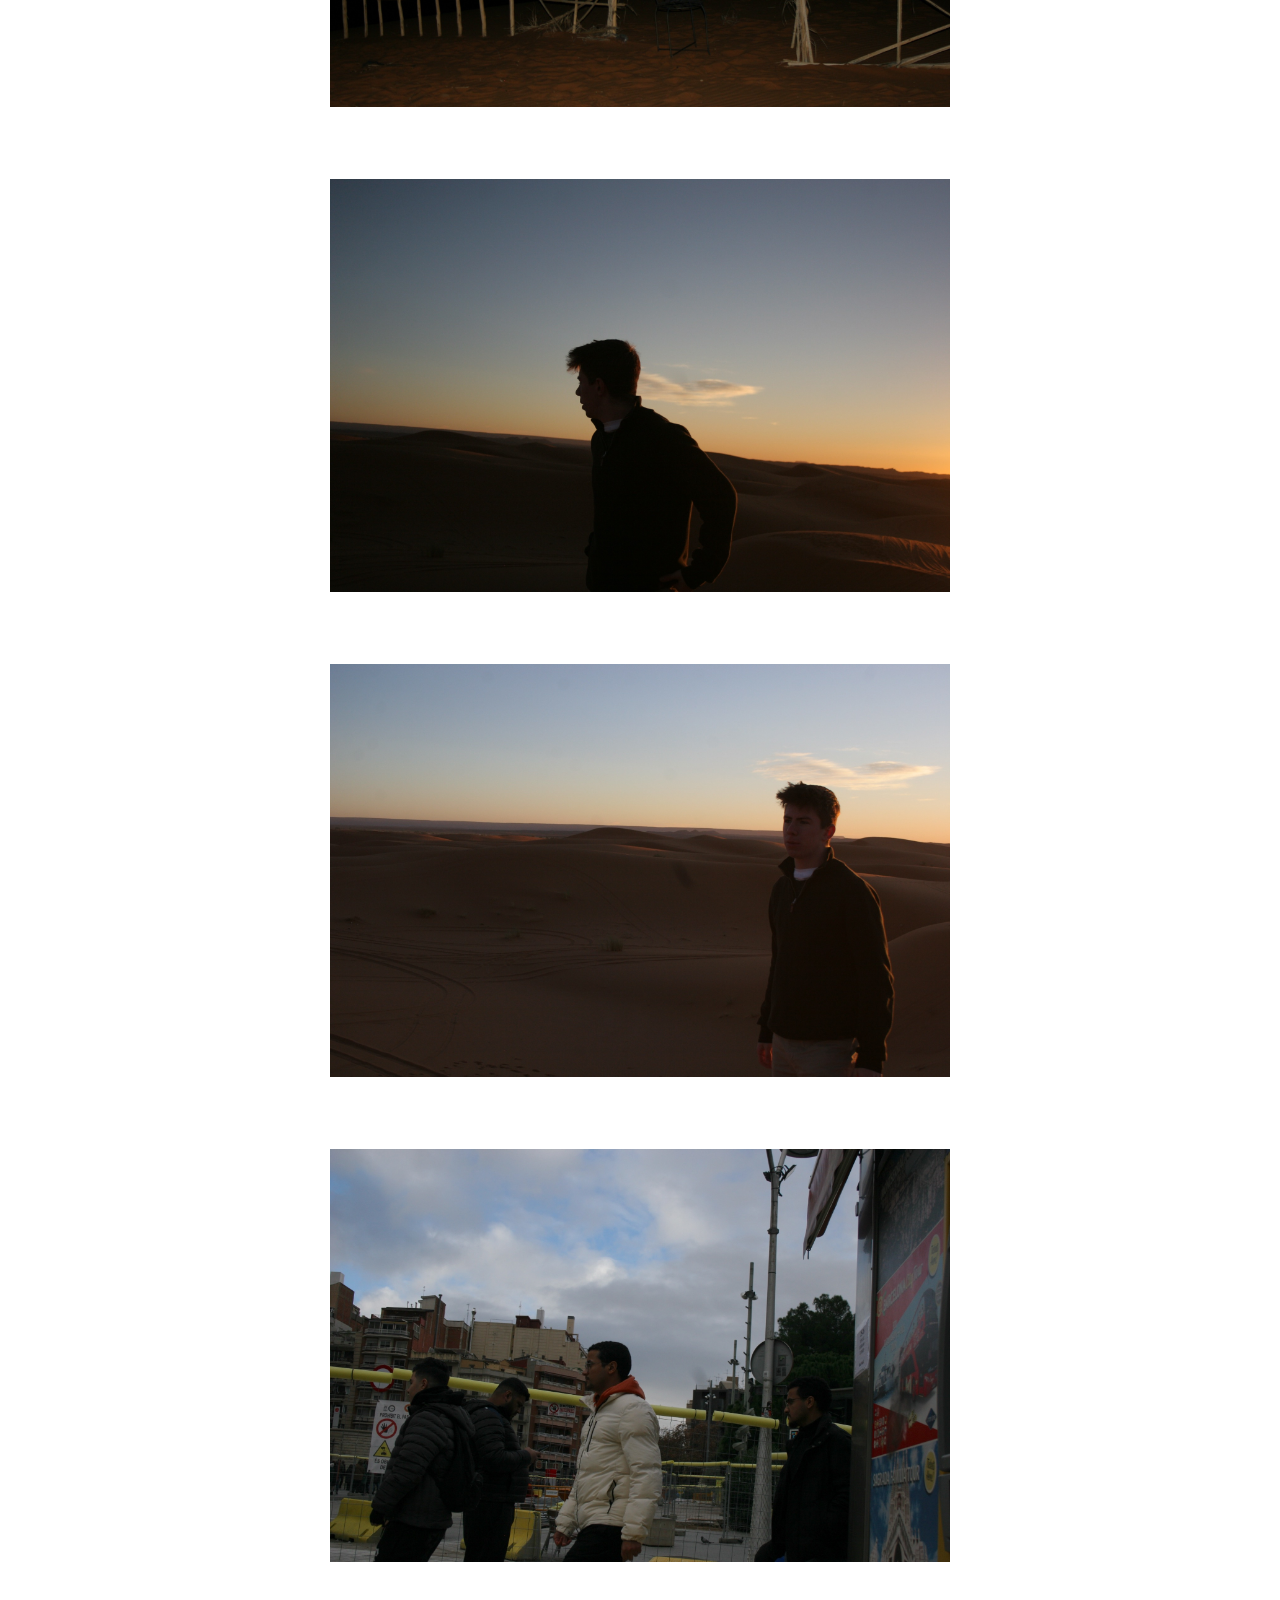
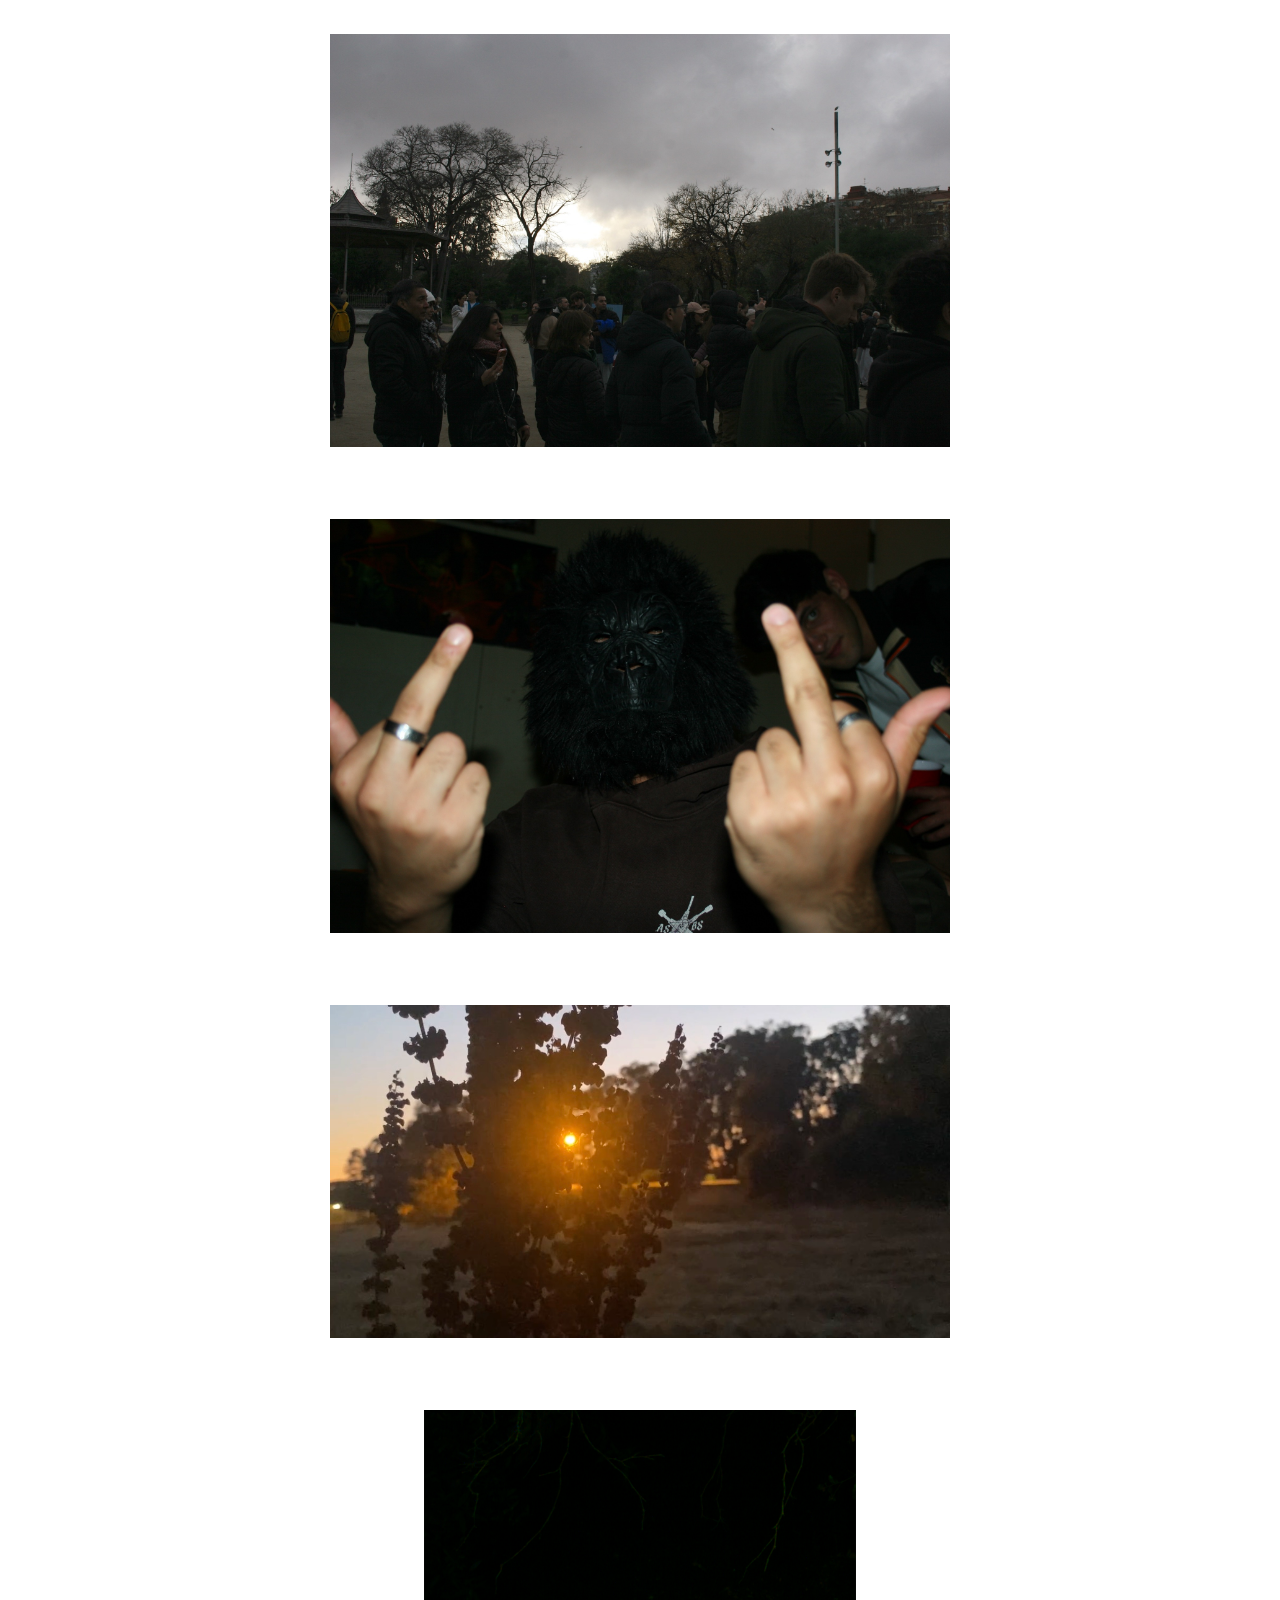
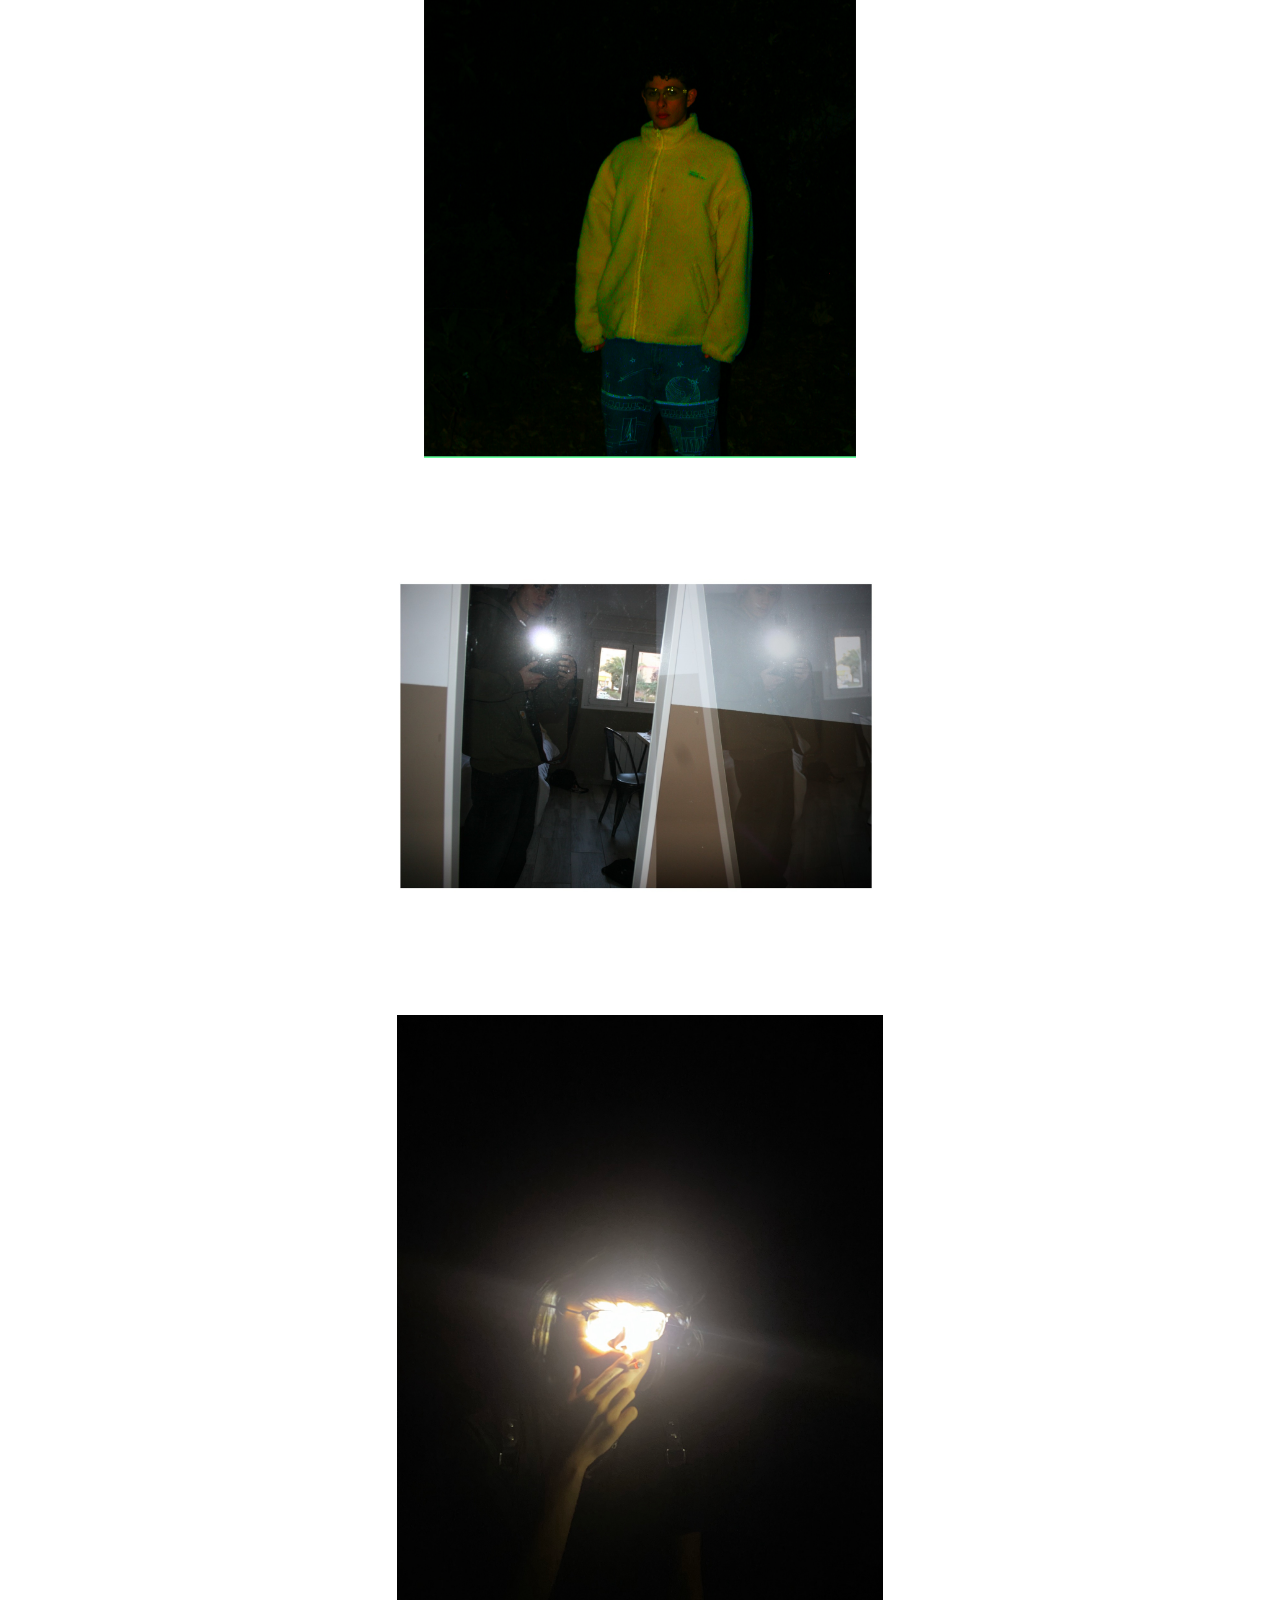
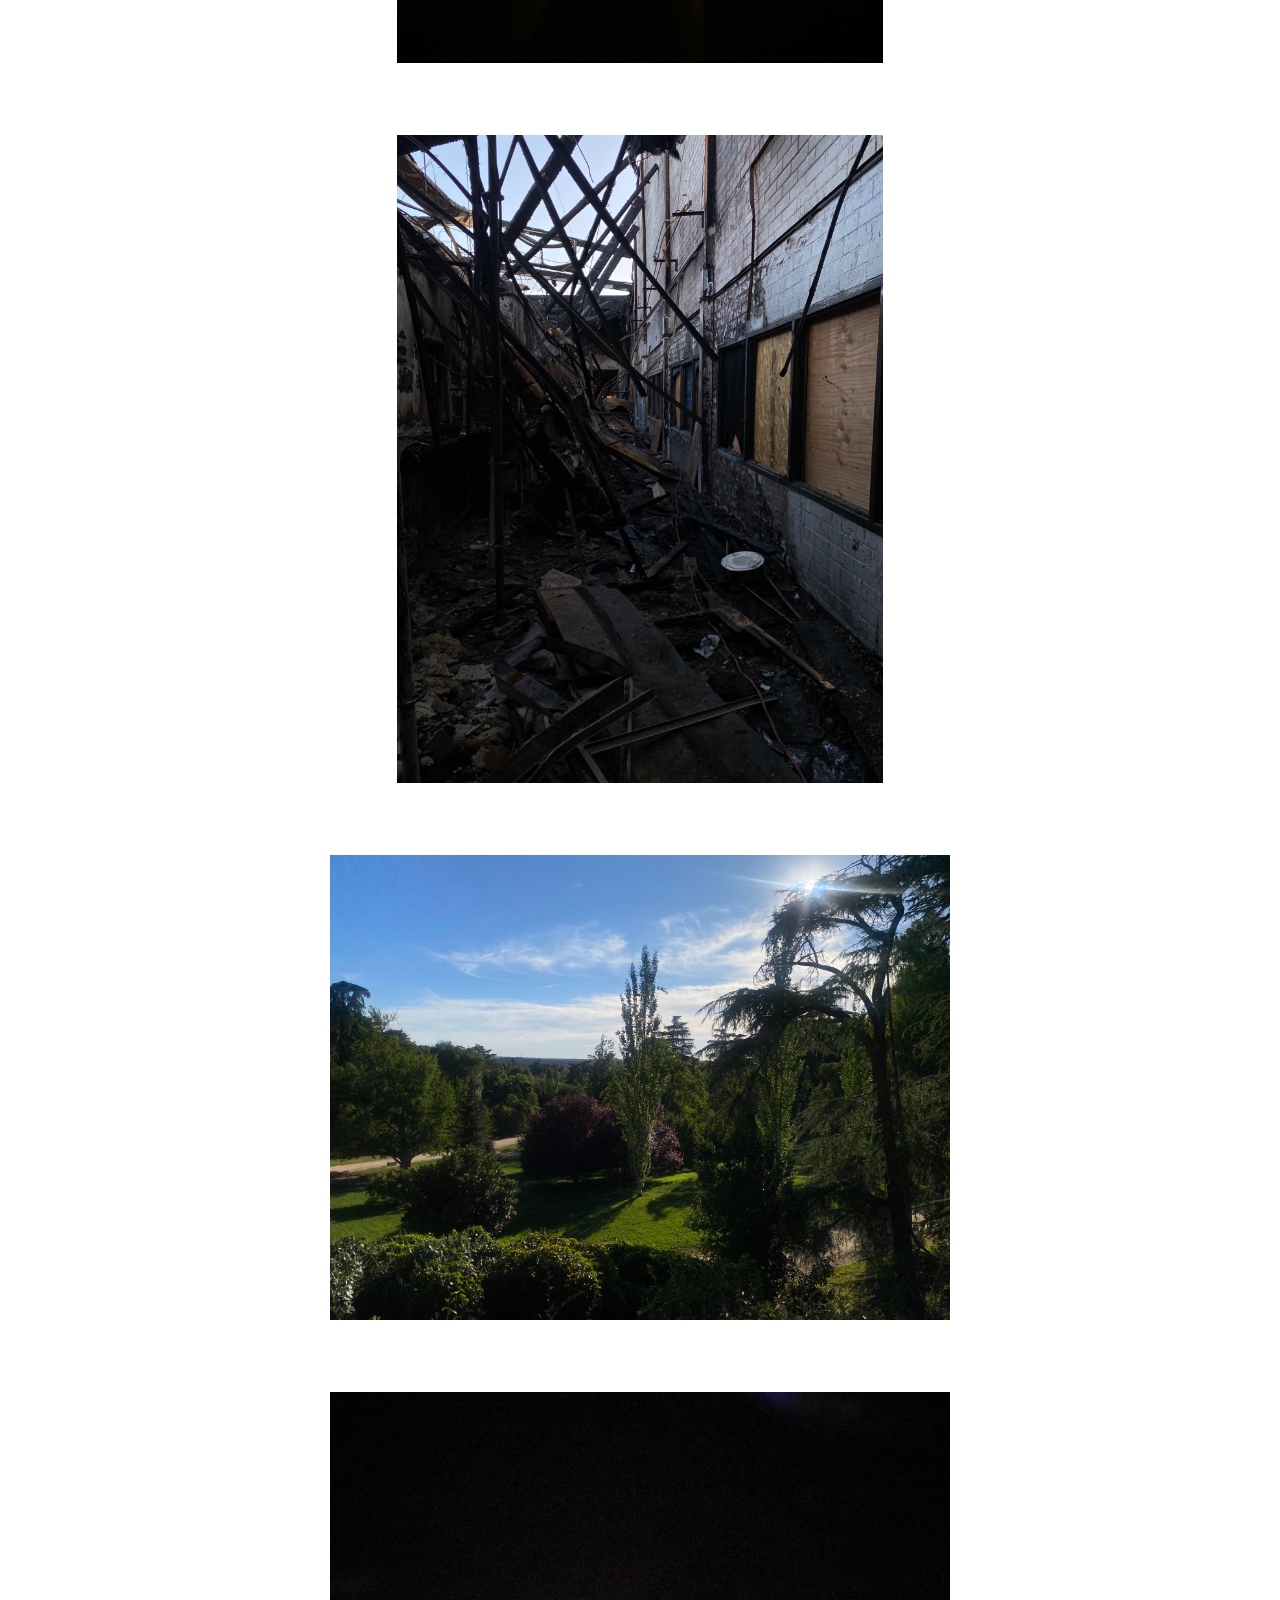
<file: photography.html>
<!DOCTYPE html>
<html lang="en">
<head>
<meta charset="UTF-8">
<meta name="viewport" content="width=device-width, initial-scale=1.0">
<title>Photography — Robert Giron</title>
<link rel="stylesheet" href="project.css">
</head>
<body>

  <a class="back-link" href="index.html">&larr; home</a>
  <p class="gear-caption">My gear consists of the closest camera I can get my hands on.</p>

  <!-- PHOTOGRAPHY — one continuous full-bleed scroll feed across all 7
       batches, in order, no captions, no lightbox (noahpdillon.com-style). -->
  <main class="photo-feed">
    <img src="assets/photography/batch1-edited-image-2026-07-19t08-13-01-185z.jpg" alt="" loading="lazy">
    <img src="assets/photography/batch1-edited-image-2026-07-19t08-22-54-287z.jpg" alt="" loading="lazy">
    <img src="assets/photography/batch1-edited-image-2026-07-19t08-38-15-672z.jpg" alt="" loading="lazy">
    <img src="assets/photography/batch1-img-4349.jpg" alt="" loading="lazy">
    <img src="assets/photography/batch1-img-4465.jpg" alt="" loading="lazy">
    <img src="assets/photography/batch1-img-4736.jpg" alt="" loading="lazy">
    <img src="assets/photography/batch1-img-5205.jpg" alt="" loading="lazy">
    <img src="assets/photography/batch1-img-5208.jpg" alt="" loading="lazy">
    <img src="assets/photography/batch1-img-5210.jpg" alt="" loading="lazy">
    <img src="assets/photography/batch1-img-5536.jpg" alt="" loading="lazy">
    <img src="assets/photography/batch1-img-5539.jpg" alt="" loading="lazy">
    <img src="assets/photography/batch1-img-5649.jpg" alt="" loading="lazy">
    <img src="assets/photography/batch1-img-5685.jpg" alt="" loading="lazy">
    <img src="assets/photography/batch1-img-5718.jpg" alt="" loading="lazy">
    <img src="assets/photography/batch1-img-5719.jpg" alt="" loading="lazy">
    <img src="assets/photography/batch1-img-5759.jpg" alt="" loading="lazy">
    <img src="assets/photography/batch1-img-5776.jpg" alt="" loading="lazy">
    <img src="assets/photography/batch2-img-5815.jpg" alt="" loading="lazy">
    <img src="assets/photography/batch2-img-5845.jpg" alt="" loading="lazy">
    <img src="assets/photography/batch2-img-5853.jpg" alt="" loading="lazy">
    <img src="assets/photography/batch2-img-5854.jpg" alt="" loading="lazy">
    <img src="assets/photography/batch2-img-5947.jpg" alt="" loading="lazy">
    <img src="assets/photography/batch2-img-6004.jpg" alt="" loading="lazy">
    <img src="assets/photography/batch2-img-6383.jpg" alt="" loading="lazy">
    <img src="assets/photography/batch2-img-7744.jpg" alt="" loading="lazy">
    <img src="assets/photography/batch2-laith2.png" alt="" loading="lazy">
    <img src="assets/photography/batch2-sp1.jpg" alt="" loading="lazy">
    <img src="assets/photography/batch3-img-1875.jpg" alt="" loading="lazy">
    <img src="assets/photography/batch3-img-2770.jpg" alt="" loading="lazy">
    <img src="assets/photography/batch3-img-4348.jpg" alt="" loading="lazy">
    <img src="assets/photography/batch3-img-5033.jpg" alt="" loading="lazy">
    <img src="assets/photography/batch3-img-5172.jpg" alt="" loading="lazy">
    <img src="assets/photography/batch3-img-5312.jpg" alt="" loading="lazy">
    <img src="assets/photography/batch3-img-5401.jpg" alt="" loading="lazy">
    <img src="assets/photography/batch3-img-5664.jpg" alt="" loading="lazy">
    <img src="assets/photography/batch3-img-5740.jpg" alt="" loading="lazy">
    <img src="assets/photography/batch3-img-5823.jpg" alt="" loading="lazy">
    <img src="assets/photography/batch3-img-5853.jpg" alt="" loading="lazy">
    <img src="assets/photography/batch3-img-6267.jpg" alt="" loading="lazy">
    <img src="assets/photography/batch3-img-6384.jpg" alt="" loading="lazy">
    <img src="assets/photography/batch3-img-6540.jpg" alt="" loading="lazy">
    <img src="assets/photography/batch3-img-7408.jpg" alt="" loading="lazy">
    <img src="assets/photography/batch3-img-7413.jpg" alt="" loading="lazy">
    <img src="assets/photography/batch3-img-7418-2.jpg" alt="" loading="lazy">
    <img src="assets/photography/batch3-img-7444.jpg" alt="" loading="lazy">
    <img src="assets/photography/batch3-img-7494.jpg" alt="" loading="lazy">
    <img src="assets/photography/batch4-921dac8a-ba40-481f-a1f3-d495fff86183.jpg" alt="" loading="lazy">
    <img src="assets/photography/batch4-c58f9493-d9e5-4aa1-8190-5569a610876f.jpg" alt="" loading="lazy">
    <img src="assets/photography/batch4-dscf0044.jpg" alt="" loading="lazy">
    <img src="assets/photography/batch4-edited-image-2026-07-19t07-40-12-572z.jpg" alt="" loading="lazy">
    <img src="assets/photography/batch4-edited-image-2026-07-19t07-41-31-655z.jpg" alt="" loading="lazy">
    <img src="assets/photography/batch4-edited-image-2026-07-19t07-43-04-454z.jpg" alt="" loading="lazy">
    <img src="assets/photography/batch4-edited-image-2026-07-19t07-46-26-937z.jpg" alt="" loading="lazy">
    <img src="assets/photography/batch4-edited-image-2026-07-19t07-48-13-505z.jpg" alt="" loading="lazy">
    <img src="assets/photography/batch4-edited-image-2026-07-19t07-51-33-388z.jpg" alt="" loading="lazy">
    <img src="assets/photography/batch4-edited-image-2026-07-19t08-05-27-401z.jpg" alt="" loading="lazy">
    <img src="assets/photography/batch4-edited-image-2026-07-19t08-10-33-167z.jpg" alt="" loading="lazy">
    <img src="assets/photography/batch4-fineart.jpg" alt="" loading="lazy">
    <img src="assets/photography/batch4-image1-1.png" alt="" loading="lazy">
    <img src="assets/photography/batch4-img-6134.jpg" alt="" loading="lazy">
    <img src="assets/photography/batch4-img-7552.jpg" alt="" loading="lazy">
    <img src="assets/photography/batch4-img-7554.jpg" alt="" loading="lazy">
    <img src="assets/photography/batch4-img-7560.jpg" alt="" loading="lazy">
    <img src="assets/photography/batch4-whiteface.jpg" alt="" loading="lazy">
    <img src="assets/photography/batch5-edited-image-2026-07-19t07-58-20-713z.jpg" alt="" loading="lazy">
    <img src="assets/photography/batch5-edited-image-2026-07-19t08-03-47-369z.jpg" alt="" loading="lazy">
    <img src="assets/photography/batch5-img-4143.jpg" alt="" loading="lazy">
    <img src="assets/photography/batch5-img-4160.jpg" alt="" loading="lazy">
    <img src="assets/photography/batch5-img-4229.jpg" alt="" loading="lazy">
    <img src="assets/photography/batch5-img-4230.jpg" alt="" loading="lazy">
    <img src="assets/photography/batch5-img-4350.jpg" alt="" loading="lazy">
    <img src="assets/photography/batch5-img-4555.jpg" alt="" loading="lazy">
    <img src="assets/photography/batch5-img-4556.jpg" alt="" loading="lazy">
    <img src="assets/photography/batch5-img-4659.jpg" alt="" loading="lazy">
    <img src="assets/photography/batch5-img-4672.jpg" alt="" loading="lazy">
    <img src="assets/photography/batch5-img-4673.jpg" alt="" loading="lazy">
    <img src="assets/photography/batch5-img-4684.jpg" alt="" loading="lazy">
    <img src="assets/photography/batch5-img-4687.jpg" alt="" loading="lazy">
    <img src="assets/photography/batch5-img-4733.jpg" alt="" loading="lazy">
    <img src="assets/photography/batch5-img-5086.jpg" alt="" loading="lazy">
    <img src="assets/photography/batch5-img-5107.jpg" alt="" loading="lazy">
    <img src="assets/photography/batch5-img-5115.jpg" alt="" loading="lazy">
    <img src="assets/photography/batch5-img-5203.jpg" alt="" loading="lazy">
    <img src="assets/photography/batch6-img-5345.jpg" alt="" loading="lazy">
    <img src="assets/photography/batch6-img-5498.jpg" alt="" loading="lazy">
    <img src="assets/photography/batch6-img-5563.jpg" alt="" loading="lazy">
    <img src="assets/photography/batch6-img-5569.jpg" alt="" loading="lazy">
    <img src="assets/photography/batch6-img-5585.jpg" alt="" loading="lazy">
    <img src="assets/photography/batch6-img-5601.jpg" alt="" loading="lazy">
    <img src="assets/photography/batch6-img-5669.jpg" alt="" loading="lazy">
    <img src="assets/photography/batch6-img-5715.jpg" alt="" loading="lazy">
    <img src="assets/photography/batch6-img-5722.jpg" alt="" loading="lazy">
    <img src="assets/photography/batch6-img-5890.jpg" alt="" loading="lazy">
    <img src="assets/photography/batch6-img-5979.jpg" alt="" loading="lazy">
    <img src="assets/photography/batch6-img-5988.jpg" alt="" loading="lazy">
    <img src="assets/photography/batch7-img-6012.jpg" alt="" loading="lazy">
    <img src="assets/photography/batch7-img-6016.jpg" alt="" loading="lazy">
    <img src="assets/photography/batch7-img-6029.jpg" alt="" loading="lazy">
    <img src="assets/photography/batch7-img-6124.jpg" alt="" loading="lazy">
    <img src="assets/photography/batch7-img-6187.jpg" alt="" loading="lazy">
    <img src="assets/photography/batch7-img-6188.jpg" alt="" loading="lazy">
    <img src="assets/photography/batch7-img-6211.jpg" alt="" loading="lazy">
    <img src="assets/photography/batch7-img-6266.jpg" alt="" loading="lazy">
    <img src="assets/photography/batch7-img-6271.jpg" alt="" loading="lazy">
    <img src="assets/photography/batch7-img-6294.jpg" alt="" loading="lazy">
    <img src="assets/photography/batch7-img-6297.jpg" alt="" loading="lazy">
    <img src="assets/photography/batch7-img-6306.jpg" alt="" loading="lazy">
    <img src="assets/photography/batch7-img-6382.jpg" alt="" loading="lazy">
    <img src="assets/photography/batch8-dsc04156.jpg" alt="" loading="lazy">
    <img src="assets/photography/batch8-image1-4.png" alt="" loading="lazy">
    <img src="assets/photography/batch8-image1-8.jpg" alt="" loading="lazy">
    <img src="assets/photography/batch8-img-0405.jpg" alt="" loading="lazy">
    <img src="assets/photography/batch8-img-1130.jpg" alt="" loading="lazy">
    <img src="assets/photography/batch8-img-1851.jpg" alt="" loading="lazy">
    <img src="assets/photography/batch8-img-5425.jpg" alt="" loading="lazy">
    <img src="assets/photography/batch8-img-7527.jpg" alt="" loading="lazy">
    <img src="assets/photography/batch8-img-7550.jpg" alt="" loading="lazy">
  </main>

</body>
</html>
</file>
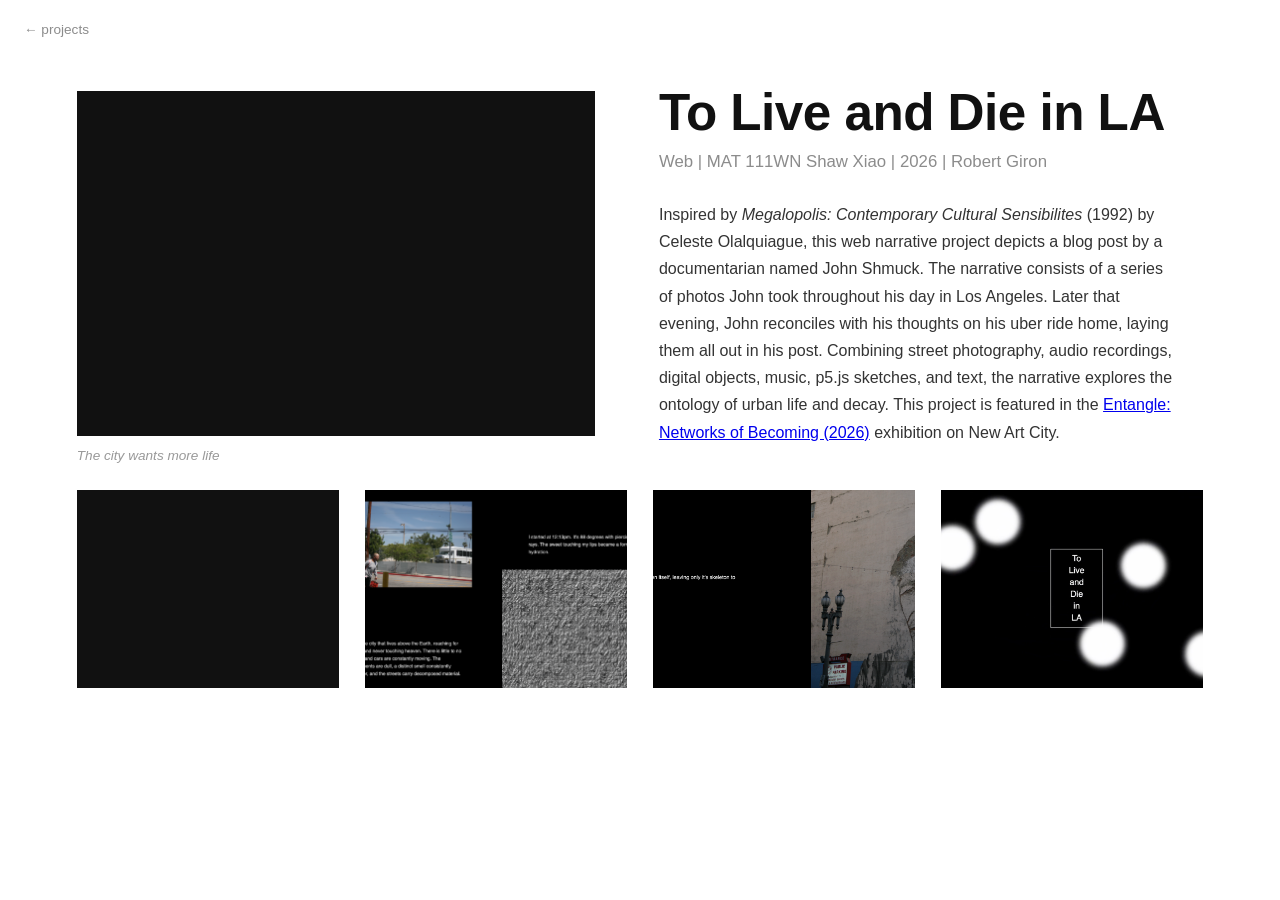
<file: to-live-and-die-in-la.html>
<!DOCTYPE html>
<html lang="en">
<head>
<meta charset="UTF-8">
<meta name="viewport" content="width=device-width, initial-scale=1.0">
<title>To Live and Die in LA — Robert Giron</title>
<link rel="stylesheet" href="project.css">
</head>
<body>

  <a class="back-link" href="undergraduate-works.html">&larr; projects</a>

  <main class="project la-project">
    <div class="project-media">
      <div class="project-image-frame">
        <a class="project-live-preview"
           href="https://robertsgiron.github.io/To-Live-and-Die-in-LA/"
           target="_blank"
           rel="noopener noreferrer"
           aria-label="Open To Live and Die in LA website">
          <iframe
            src="https://robertsgiron.github.io/To-Live-and-Die-in-LA/"
            title="To Live and Die in LA — site preview"
            loading="lazy"
            tabindex="-1"
            aria-hidden="true"></iframe>
        </a>
      </div>
      <p class="project-caption">The city wants more life</p>
    </div>

    <div class="project-info">
      <h1 class="project-title">To Live and Die in LA</h1>
      <p class="project-meta">Web | MAT 111WN Shaw Xiao | 2026 | Robert Giron</p>

      <div class="project-body">
        <!-- Write-up copy goes here -->
         Inspired by <em>Megalopolis: Contemporary Cultural Sensibilites</em> (1992) by Celeste Olalquiague, this web narrative project depicts a blog post by a documentarian named John Shmuck. The narrative consists of a series of photos John took throughout his day in Los Angeles. Later that evening, John reconciles with his thoughts on his uber ride home, laying them all out in his post. Combining street photography, audio recordings, digital objects, music, p5.js sketches, and text, the narrative explores the ontology of urban life and decay. This project is featured in the <a href="https://newart.city/show/entangle-networks-of-becoming" target="_blank" rel="noopener noreferrer">Entangle: Networks of Becoming (2026)</a> exhibition on New Art City.
      </div>

    </div>
  </main>

  <div class="la-secondary-row">
    <div class="project-media-secondary">
      <div class="project-image-frame la-secondary-frame">
        <a class="project-live-preview"
           href="https://newart.city/show/entangle-networks-of-becoming"
           target="_blank"
           rel="noopener noreferrer"
           aria-label="Open Entangle: Networks of Becoming on New Art City">
          <iframe
            src="https://newart.city/show/entangle-networks-of-becoming"
            title="Entangle: Networks of Becoming — site preview"
            loading="lazy"
            tabindex="-1"
            aria-hidden="true"></iframe>
        </a>
      </div>
    </div>

    <img
      src="assets/media/giron_la_01.png"
      alt="Entangle: Networks of Becoming — screenshot"
      data-lightbox="image"
      data-src="assets/media/giron_la_01.png"
      data-alt="Entangle: Networks of Becoming — screenshot"
      class="la-screenshot">

    <img
      src="assets/media/giron_la_02.png"
      alt="To Live and Die in LA — screenshot 2"
      data-lightbox="image"
      data-src="assets/media/giron_la_02.png"
      data-alt="To Live and Die in LA — screenshot 2"
      class="la-screenshot">

    <img
      src="assets/media/giron_la_03.png"
      alt="To Live and Die in LA — screenshot 3"
      data-lightbox="image"
      data-src="assets/media/giron_la_03.png"
      data-alt="To Live and Die in LA — screenshot 3"
      class="la-screenshot">
  </div>

<script src="lightbox.js"></script>
</body>
</html>
</file>
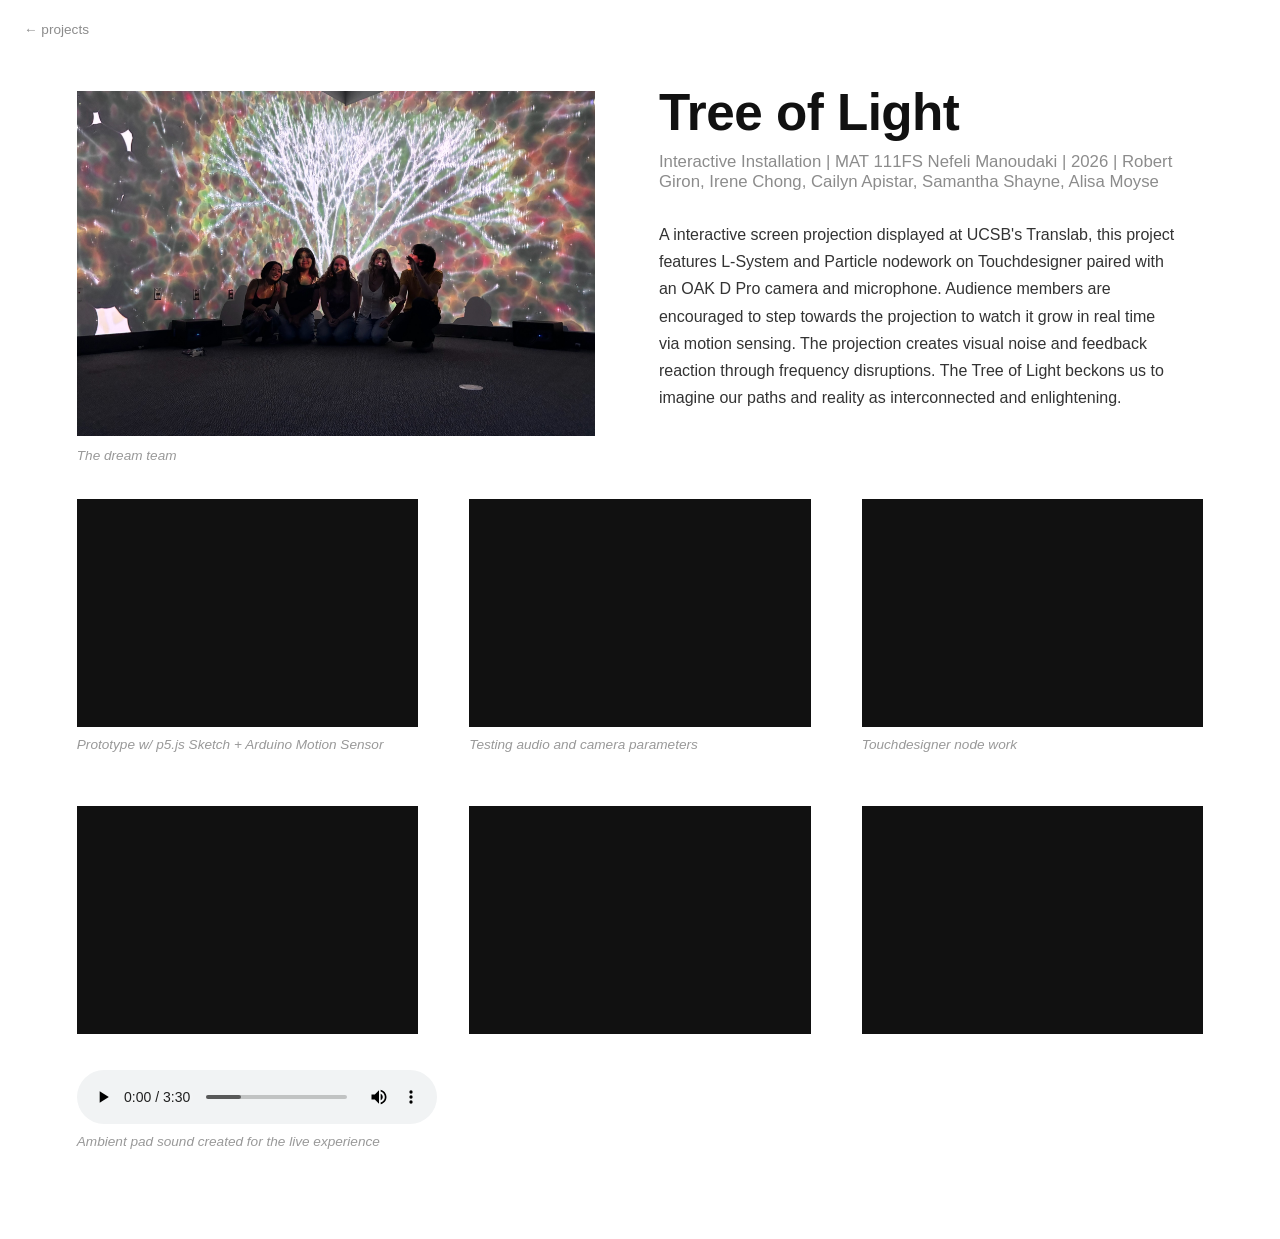
<file: tree-of-light.html>
<!DOCTYPE html>
<html lang="en">
<head>
<meta charset="UTF-8">
<meta name="viewport" content="width=device-width, initial-scale=1.0">
<title>Tree of Light — Robert Giron</title>
<link rel="stylesheet" href="project.css">
</head>
<body>

  <a class="back-link" href="undergraduate-works.html">&larr; projects</a>

    <main class="project tree-header">
    <div class="project-media">
      <div class="project-image-frame">
        <img
          src="assets/media/giron_tree_03.JPG"
          alt="Tree of Light"
          data-lightbox="image"
          data-src="assets/media/giron_tree_03.JPG"
          data-alt="Tree of Light"
          data-caption="The dream team.">
      </div>
      <p class="project-caption">The dream team</p>
    </div>

    <div class="project-info">
      <h1 class="project-title">Tree of Light</h1>
      <p class="project-meta">Interactive Installation | MAT 111FS Nefeli Manoudaki | 2026 | Robert Giron, Irene Chong, Cailyn Apistar, Samantha Shayne, Alisa Moyse</p>

      <div class="project-body">
        <!-- Write-up copy goes here -->
         A interactive screen projection displayed at UCSB's Translab, this project features L-System and Particle nodework on Touchdesigner paired with an OAK D Pro camera and microphone. Audience members are encouraged to step towards the projection to watch it grow in real time via motion sensing. The projection creates visual noise and feedback reaction through frequency disruptions. The Tree of Light beckons us to imagine our paths and reality as interconnected and enlightening.     

      </div>
    </div>
  </main>

    <section class="media-grid-section">
    <div class="media-grid">
      <div class="media-grid-item">
        <video
          src="assets/media/giron_tree_04.MP4"
          autoplay muted loop playsinline
          data-lightbox="video"
          data-src="assets/media/giron_tree_04.MP4"
          data-caption="Prototype w/ Arduino Motion Sensor."></video>
        <p class="media-grid-caption">Prototype w/ p5.js Sketch + Arduino Motion Sensor</p>
      </div>
      <div class="media-grid-item">
        <video
          src="assets/media/giron_tree_05.MP4"
          autoplay muted loop playsinline
          data-lightbox="video"
          data-src="assets/media/giron_tree_05.MP4"
          data-caption="Testing audio and camera parameters."></video>
        <p class="media-grid-caption">Testing audio and camera parameters</p>
      </div>
      <div class="media-grid-item">
        <video
          src="assets/media/giron_tree_06.MP4"
          autoplay muted loop playsinline
          data-lightbox="video"
          data-src="assets/media/giron_tree_06.MP4"
          data-caption="Touchdesigner node work."></video>
        <p class="media-grid-caption">Touchdesigner node work</p>
      </div>
      <div class="media-grid-item">
        <video
          src="assets/media/giron_tree_07.MP4"
          autoplay muted loop playsinline
          data-lightbox="video"
          data-src="assets/media/giron_tree_07.MP4"></video>
      </div>
      <div class="media-grid-item">
        <video
          src="assets/media/giron_tree_08.MP4"
          autoplay muted loop playsinline
          data-lightbox="video"
          data-src="assets/media/giron_tree_08.MP4"></video>
      </div>
      <div class="media-grid-item">
        <video
          src="assets/media/giron_tree_09.MP4"
          autoplay muted loop playsinline
          data-lightbox="video"
          data-src="assets/media/giron_tree_09.MP4"></video>
           </div>
    </div>
  </section>

  <section class="audio-section">
    <audio class="audio-player" src="assets/media/giron_tree_10.mp3" controls></audio>
    <p class="audio-caption">Ambient pad sound created for the live experience</p>
   </section>

  <script src="video-playback.js"></script>
  <script src="lightbox.js"></script>

</body>
</html>
</file>
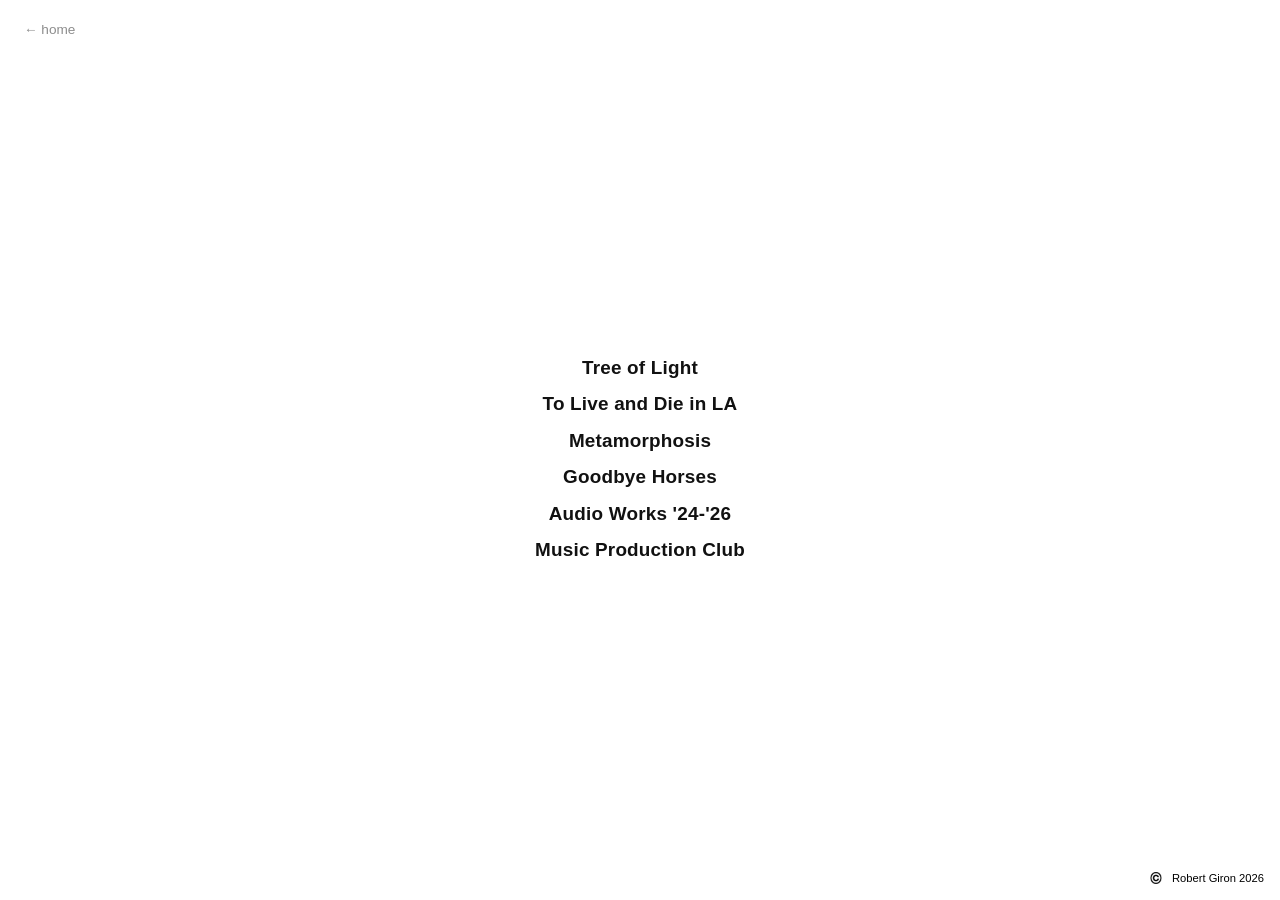
<file: undergraduate-works.html>
<!DOCTYPE html>
<html lang="en">
<head>
<meta charset="UTF-8">
<meta name="viewport" content="width=device-width, initial-scale=1.0">
<title>Undergraduate Works — Robert Giron</title>
<link rel="stylesheet" href="style.css">
</head>
<body>

  <a class="back-link" href="index.html">&larr; home</a>

  <!-- Full-page faint preview shown behind everything while a project title
       in the nav below is hovered/focused; toggled by project-preview.js.
       Three stacked layers (image / looping video / live-site iframe) all
       stay mounted and ready so switching between them is instant. -->
  <div class="project-preview" id="projectPreview" aria-hidden="true">
    <div class="preview-layer preview-layer-image" id="previewImageLayer"></div>
    <video
      class="preview-layer preview-layer-video"
      id="previewTreeVideo"
      muted
      loop
      autoplay
      playsinline
      disablepictureinpicture
      preload="auto">
      <source src="assets/media/giron_tree_07.MP4" type="video/mp4">
    </video>
    <iframe
      class="preview-layer preview-layer-iframe"
      id="previewLaIframe"
      src="https://robertsgiron.github.io/To-Live-and-Die-in-LA/"
      title="To Live and Die in LA — live site preview"
      tabindex="-1"
      aria-hidden="true"></iframe>
  </div>

  <!-- CENTERED CONTENT: everything here is centered except the fixed contact footer -->
  <main class="content">
    <nav class="track-list" aria-label="Projects">
      <a class="track" href="tree-of-light.html" data-preview-layer="previewTreeVideo">Tree of Light</a>
      <a class="track" href="to-live-and-die-in-la.html" data-preview-layer="previewLaIframe">To Live and Die in LA</a>
      <a class="track" href="metamorphosis.html" data-preview="assets/media/giron_metamorphosis_01.JPG">Metamorphosis</a>
      <a class="track" href="goodbye-horses.html" data-preview="https://img.youtube.com/vi/ieznKdvSUJ4/hqdefault.jpg">Goodbye Horses</a>
          <a class="track" href="audioworks.html" data-preview="assets/audio works 24'-26'/giron_audio_01.jpg">Audio Works '24-'26</a>
      <a class="track" href="mpc-logo.html" data-preview="assets/media/giron_mpc_03.png">Music Production Club</a>
    </nav>
  </main>
  <script src="video-playback.js"></script>
  <script src="project-preview.js"></script>
  <div class="site-copyright">
  <img src="assets/copyright-mark.png" alt="Copyright mark">
  <span>Robert Giron 2026</span>
</div>
</body>
</html>
</file>
<file: style.css>
/* ============================================================
   TOKENS — palette based on the HEAT (1995) poster's black/
   white/crimson scheme, extended with the film's signature
   cold blue night-time grade for bar randomization.
   Red stays reserved for the hairlines only.
   ============================================================ */
:root {
  --heat-black:     #0a0a0a;
  --heat-red:       #c81414;

  --page-bg:        #ffffff;
  --ink:            #111111;

  --bar-zone-height: clamp(90px, 20vh, 260px);

  --font-display: 'Helvetica Neue', Helvetica, Arial, sans-serif;

  /* faster + tighter range than before = more chaotic, still smooth
     rather than sporadic/jarring ("entrancing" not jumpy) */
  --glitch-speed: 0.75s;
  --glitch-pause-min: 450ms;
  --glitch-pause-max: 1100ms;

  /* project-title hover preview: instant, no fade */
  --preview-fade: 0s;
}

* { box-sizing: border-box; }

/* Small, unobtrusive way back to the home screen (matches project.css) */
.back-link {
  position: absolute;
  top: 22px;
  left: 24px;
  font-size: 0.85rem;
  font-weight: 500;
  color: #8c8c8c;
  text-decoration: none;
  z-index: 10;
}

.back-link:hover { color: var(--ink); }

html, body {
  margin: 0;
  padding: 0;
  background: var(--page-bg);
  color: var(--ink);
  font-family: var(--font-display);
  overflow-x: hidden;
}

body {
  min-height: 100vh;
  display: flex;
  flex-direction: column;
}

@media (prefers-reduced-motion: reduce) {
  :root { --glitch-speed: 0.01ms; }
}

/* ============================================================
   TOP BAR ZONE — pure white background, no gray wash.
   ============================================================ */
.bar-zone {
  position: relative;
  z-index: 2;
  width: 100%;
  height: var(--bar-zone-height);
  flex: 0 0 auto;
  overflow: hidden;
  background: var(--page-bg);
  isolation: isolate;
  transition: opacity var(--preview-fade) ease;
}

/* ============================================================
   PROJECT TITLE PREVIEW — a faint, full-page preview of the hovered/
   focused project (a still image, a looping video, or the project's
   own live site) shown behind everything else. All three layers stay
   mounted and playing/loaded at all times — only their opacity is
   toggled — so the swap on hover is instant, never a load-in pop.
   Toggled by project-preview.js.
   ============================================================ */
.project-preview {
  position: fixed;
  inset: 0;
  z-index: 1;
  pointer-events: none;
}

.preview-layer {
  position: absolute;
  inset: 0;
  width: 100%;
  height: 100%;
  opacity: 0;
  border: 0;
  object-fit: cover;
  transition: opacity var(--preview-fade) ease;
}

.preview-layer-image {
  background-size: cover;
  background-position: center;
  background-repeat: no-repeat;
  transform-origin: center;
}

.preview-layer.visible {
  opacity: 0.22;
}

/* Slow, subtle Ken-Burns zoom-out on still-image previews only (not the
   Tree of Light video or the LA live-site iframe, which have their own
   motion). Starts scaled up so it's already overflowing the viewport,
   so it stays full-bleed the entire time it eases down to its natural
   cover size. Re-adding .visible on every hover restarts it from scratch. */
.preview-layer-image.visible {
  animation: preview-zoom-out 14s ease-out forwards;
}

@keyframes preview-zoom-out {
  from { transform: scale(1.12); }
  to   { transform: scale(1); }
}

@media (prefers-reduced-motion: reduce) {
  .preview-layer-image.visible {
    animation: none;
  }
}

/* Full takeover: while a preview is showing, everything on the home
   page disappears — bars/hairlines/grain, the hero video + bio caption,
   every other project title, and the copyright mark — leaving only the
   hovered/focused title over the full-page preview. Opacity (not
   display) is used throughout so every disappearance/reappearance is a
   quick, seamless crossfade rather than a layout-shifting pop. */
body.preview-active .bar-zone,
body.preview-active .video-frame,
body.preview-active .bio-caption,
body.preview-active .site-copyright {
  opacity: 0;
  pointer-events: none;
}

body.preview-active .bars .shape {
  opacity: 0 !important;
}

body.preview-active .grain {
  opacity: 0;
}

body.preview-active .track:not(.preview-current) {
  opacity: 0;
  pointer-events: none;
}

.bars {
  position: absolute;
  inset: 0;
  display: flex;
  align-items: flex-start;
  justify-content: space-between;
  padding: 0;
}

.slot {
  position: relative;
  height: 100%;
  width: auto;
  flex: 1 1 0;
  display: flex;
  justify-content: center;
}

.slot::before {
  content: '';
  position: absolute;
  inset: 0 -10px;
  z-index: 0;
}

/* ---- Shared base for anything that lives in a slot ---- */
.shape {
  position: relative;
  z-index: 1;
  transform-origin: top center;
}

/* ============================================================
   RED HAIRLINES — part of the same slot-swap system as the bars
   (they still randomly swap places around the zone), but with no
   glitch/flicker choreography at all: no fade-out before a swap,
   no flash animation. They simply reposition, always solid,
   opaque, flat --heat-red.
   ============================================================ */
.line {
  position: absolute;
  top: 0;
  width: 2px;
  height: 92%;
  background: var(--heat-red);
  opacity: 1;
  animation: flicker 0.21s steps(2, jump-none) infinite;
  transform: translateX(-50%);
  filter: drop-shadow(0 0 1px rgba(200, 20, 20, 0.5));
  transition:
    height var(--glitch-speed) cubic-bezier(.2,.8,.2,1),
    filter 0.22s ease;
}

.line.active-solo {
  filter: drop-shadow(0 0 5px rgba(200, 20, 20, 0.85));
}

/* ============================================================
   BARS — flattened, plain-color panels: no gradient, blur, grain,
   sheen, border, or shadow. Just the HEAT-poster tint (set per-bar
   from script.js's BAR_TINTS, in the same grayscale + night-blue
   family as before) at half opacity.
   ============================================================ */
.bar {
  --bar-tint-rgb: 51, 51, 51;
  --bar-tint-alpha: 0.22;
  position: relative;
  width: 100%;
  background: rgba(var(--bar-tint-rgb), var(--bar-tint-alpha));
  border: 0;
  transition:
    height var(--glitch-speed) cubic-bezier(.2,.8,.2,1),
    width var(--glitch-speed) cubic-bezier(.2,.8,.2,1),
    background 0.3s ease,
    border-color 0.3s ease,
    transform 0.3s cubic-bezier(.2,.8,.2,1);
  will-change: height, width, transform, opacity, background-color;
}

.bar.active-solo {
  background: rgba(var(--bar-tint-rgb), calc(var(--bar-tint-alpha) + 0.3));
  border-color: rgba(var(--bar-tint-rgb), calc(var(--bar-tint-alpha) + 0.5));
}

.bar.glitch-out {
  opacity: 0;
  transform: scaleY(0.4) translateY(-6px);
}

.bar.glitch-flicker {
  animation: flicker 0.21s steps(2, jump-none) 2;
}

.bar.active-solo {
  opacity: 0.5;
}

@keyframes flicker {
  0%   { opacity: 1;    filter: none; }
  25%  { opacity: 0.25; filter: brightness(2) contrast(1.4); }
  50%  { opacity: 0.85; filter: none; }
  75%  { opacity: 0.35; filter: brightness(1.8); }
  100% { opacity: 1;    filter: none; }
}

/* ============================================================
   HOVER "PIANO" MODE — whichever shape the pointer is currently
   over (anywhere in its slot column) keeps glitching/re-tinting in
   place; every other shape disappears completely, instantly, with
   no drag/click needed.
   ============================================================ */
.shape.frozen {
  transition: none !important;
  animation: none !important;
  opacity: 0;
  pointer-events: none;
}

.shape.active-solo {
  z-index: 6;
}

/* Film grain overlay — fine speckle via 'multiply', not a flat gray wash */
.grain {
  position: absolute;
  inset: -20%;
  width: 140%;
  height: 140%;
  pointer-events: none;
  z-index: 5;
  opacity: 0.16;
  mix-blend-mode: multiply;
  transition: opacity var(--preview-fade) ease;
  background-image: url("data:image/svg+xml;utf8,<svg xmlns='http://www.w3.org/2000/svg' width='160' height='160'><filter id='n'><feTurbulence type='fractalNoise' baseFrequency='0.9' numOctaves='2' stitchTiles='stitch'/><feColorMatrix type='matrix' values='0 0 0 0 1  0 0 0 0 1  0 0 0 0 1  0 0 0 0.5 0'/></filter><rect width='100%25' height='100%25' filter='url(%23n)'/></svg>");
  background-size: 160px 160px;
  animation: grain-shift 0.5s steps(4) infinite;
}

@keyframes grain-shift {
  0%   { transform: translate(0, 0); }
  25%  { transform: translate(-2%, 1%); }
  50%  { transform: translate(1%, -2%); }
  75%  { transform: translate(-1%, -1%); }
  100% { transform: translate(0, 0); }
}

@media (prefers-reduced-motion: reduce) {
  .grain { animation: none; }
}

/* ============================================================
   CENTERED CONTENT
   Bar zone is fixed-height at the top; the footer is pinned and
   removed from flow, so this area takes all remaining space and
   centers its contents both horizontally and vertically within it.
   ============================================================ */
.content {
  position: relative;
  z-index: 2;
  flex: 1 1 auto;
  display: flex;
  flex-direction: column;
  align-items: center;
  justify-content: center;
  width: 100%;
  padding: clamp(8px, 2vh, 24px) 5vw clamp(12px, 3vh, 32px);
  text-align: center;
}

.video-frame {
  display: block;
  height: clamp(70px, 16vh, 190px);
  width: auto;
  max-width: 60vw;
  aspect-ratio: 4 / 3;
  background: transparent;
  overflow: hidden;
  border: 0;
  outline: 0;
  box-shadow: none;
  padding: 0;
  line-height: 0;
  transition: opacity var(--preview-fade) ease;
}

.hero-video {
  /* Slightly overscanned and clipped by .video-frame's overflow:hidden
     so a sub-pixel rounding gap between the aspect-ratio box and the
     video (which shows up as a thin black hairline in Safari, since
     rounding here differs per browser) is trimmed away instead of
     showing through. */
  width: calc(100% + 2px);
  height: calc(100% + 2px);
  margin: -1px;
  object-fit: cover;
  display: block;
  background: var(--page-bg);
  border: 0;
}

.bio-caption {
  margin: clamp(4px, 0.8vh, 10px) 0 0;
  font-size: clamp(0.75rem, 1.6vh, 0.9rem);
  font-style: italic;
  font-weight: 400;
  color: #333;
  transition: opacity var(--preview-fade) ease;
}

.track-list {
  margin-top: clamp(12px, 3vh, 36px);
  display: flex;
  flex-direction: column;
  align-items: center;
  gap: clamp(6px, 1.6vh, 20px);
}

.track {
  font-family: 'Eurostile Bold Extended', 'Eurostile Extended', sans-serif;
  font-size: clamp(0.95rem, 2.1vh, 1.5rem);
  font-weight: 700;
  color: var(--ink);
  text-decoration: none;
  letter-spacing: 0.2px;
  transition: opacity var(--preview-fade) ease;
}


/* ============================================================
   RESPONSIVE
   ============================================================ */
@media (max-width: 640px) {
  .video-frame {
    max-width: 68vw;
  }

  .bar-zone,
  .site-copyright {
    display: none !important;
  }
}

/* ============================================================
  SITE-WIDE COPYRIGHT MARK — bottom-right on every page
   ============================================================ */
.site-copyright {
  position: fixed;
  left: auto;
  right: 16px;
  bottom: 12px;
  z-index: 10;
  display: flex;
  align-items: center;
  gap: 6px;
  font-size: 0.7rem;
  color: #000000;
  font-family: 'Helvetica Neue', Helvetica, Arial, sans-serif;
  pointer-events: none;
  transition: opacity var(--preview-fade) ease;
}

.site-copyright img {
  width: 20px;
  height: 20px;
  display: block;
  object-fit: contain;
  aspect-ratio: 1 / 1;
  opacity: 1;
}
</file>
<file: project.css>
/* ============================================================
   Project page — shared layout for individual portfolio pieces
   (Metamorphosis, MPC Logo, and future additions).
   Matches the reference format: image left, title + meta right,
   generous open space below the meta line for write-up copy.
   ============================================================ */

:root {
  --ink: #111111;
  --meta-gray: #8c8c8c;
  --caption-gray: #999999;
  --page-bg: #ffffff;
  --font-display: 'Helvetica Neue', Helvetica, Arial, sans-serif;
}

* { box-sizing: border-box; }

html {
  -webkit-text-size-adjust: 100%;
  text-size-adjust: 100%;
}

html, body {
  margin: 0;
  padding: 0;
  background: var(--page-bg);
  color: var(--ink);
  font-family: var(--font-display);
  -webkit-font-smoothing: antialiased;
  text-rendering: optimizeLegibility;
}

/* Small, unobtrusive way back to the menu screen */
.back-link {
  position: absolute;
  top: 22px;
  left: 24px;
  font-size: 0.85rem;
  font-weight: 500;
  color: var(--meta-gray);
  text-decoration: none;
  z-index: 10;
}

.back-link:hover { color: var(--ink); }

.project {
  display: flex;
  align-items: flex-start;
  flex-wrap: wrap;
  gap: 5vw;
  max-width: 1400px;
  margin: 0 auto;
  padding: 9vh 6vw 10vh;
}

/* ---- Image column ---- */
.project-media {
  flex: 0 1 46%;
  max-width: 780px;
  min-width: 320px;
  padding-top: 10px;
}

.project-image-frame {
  position: relative;
  width: 100%;
  aspect-ratio: 3 / 2;
  overflow: hidden;
  background: var(--ink);
  display: block;
}

.project-image-frame img {
  width: 100%;
  height: 100%;
  object-fit: cover;
  display: block;
}

/* Video variant — same black 3:2 frame as photos, but filled by an
   embedded iframe (e.g. YouTube) instead of an <img> */
.project-image-frame iframe {
  width: 100%;
  height: 100%;
  display: block;
  border: 0;
}

/* Live-site preview — the iframe is just a visual snapshot; clicks pass
   straight through to the wrapping <a> so the whole frame acts as one
   link out to the actual site (used by e.g. To Live and Die in LA). */
.project-live-preview {
  display: block;
  width: 100%;
  height: 100%;
  transition: opacity 0.2s ease;
}

.project-live-preview:hover {
  opacity: 0.92;
}

.project-live-preview iframe {
  width: 100%;
  height: 100%;
  display: block;
  border: 0;
  pointer-events: none;
}

/* Frameless variant — for assets (like logos) that already sit on
   transparent/white and shouldn't be cropped or boxed */
.project-image-frame.frameless {
  aspect-ratio: auto;
  background: none;
}

.project-image-frame.frameless img,
.project-image-frame.frameless video {
  width: 100%;
  height: auto;
  object-fit: contain;
  display: block;
}

/* A second media block stacked beneath the first (e.g. a video under
   the logo), aligned to the same width/shape via .frameless. */
.project-media-secondary {
  margin-top: 28px;
}

.project-caption {
  margin: 12px 0 0;
  font-size: 0.85rem;
  font-style: italic;
  color: var(--caption-gray);
}

/* ---- Info column ---- */
.project-info {
  flex: 1 1 0%;
  min-width: 280px;
  padding-top: 6px;
}

.project-title {
  margin: 0 0 14px;
  font-size: clamp(2.2rem, 4vw, 4.2rem);
  font-weight: 800;
  letter-spacing: -0.01em;
  line-height: 1;
}

.project-meta {
  margin: 0;
  font-size: 1.05rem;
  font-weight: 400;
  color: var(--meta-gray);
}

/* Reserved space for the write-up. Empty for now — add copy here
   directly in the HTML (see comment inside project-body below). */
.project-body {
  margin-top: calc(56px - 1.7rem);
  max-width: 520px;
  font-size: 1rem;
  line-height: 1.7;
  color: #333333;
}

.la-project {
  padding-top: 9vh;
  padding-bottom: 3vh;
}

.la-secondary-frame,
.la-screenshot {
  height: clamp(140px, 22vh, 260px);
}

.la-secondary-row {
  display: grid;
  grid-template-columns: repeat(4, minmax(0, 1fr));
  align-items: flex-start;
  gap: 2vw;
  max-width: 1400px;
  margin: 0 auto 3vh;
  padding: 0 6vw;
}

.la-secondary-row .project-media-secondary,
.la-secondary-row .la-screenshot {
  min-width: 0;
}

.la-secondary-row .project-media-secondary {
  margin-top: 0;
}

.la-screenshot {
  display: block;
  margin-top: 0;
  width: 100%;
  max-width: none;
  object-fit: cover;
}

@media (max-width: 700px) {
  .la-secondary-row {
    grid-template-columns: 1fr;
    padding: 0 7vw;
  }
}

@media (max-width: 860px) {
  .project {
    flex-direction: column;
    padding: 9vh 7vw 8vh;
  }
  .project-media {
    width: 100%;
    max-width: 100%;
  }
}

/* ============================================================
   ABOUT PAGE — bio, headshot + strip, social icons, quote,
   programs/clients lines. Full-width layout (not the boxed
   .project layout above), matching the About reference design.
   ============================================================ */

.about-header {
  display: flex;
  align-items: flex-start;
  justify-content: space-between;
  flex-wrap: nowrap;
  gap: clamp(20px, 3vw, 40px);
  padding: clamp(72px, 10vh, 96px) clamp(20px, 3vw, 40px) 0;
}

.about-left {
  flex: 1 1 0%;
  min-width: 0;
  display: flex;
  flex-direction: column;
}

.about-title {
  margin: 0;
  font-size: clamp(2rem, 6vh, 6.5rem);
  font-weight: 800;
  letter-spacing: -0.01em;
  line-height: 1;
}

/* Bio copy sits here — sized to shrink gracefully rather than
   reserve a fixed block of empty space, since it's real text now. */
.about-bio {
  margin-top: clamp(10px, 2vh, 32px);
  max-width: 900px;
  font-size: clamp(0.95rem, 2vh, 1.2rem);
  line-height: 1.6;
  color: #333333;
}

.about-bio p {
  margin: 0;
}

/* Plain block (not flex) — every child below is already width:100%,
   so no flex behavior was doing anything except adding a third
   level of nested flexbox (header > media > strip), which triggered
   a WebKit sub-pixel rounding bug that left the strip a few px
   narrower than the photo above it. */
.about-media {
  flex: 0 0 auto;
  min-width: 0;
  width: min(28vw, 40vh, 780px);
}

/* Fixed aspect-ratio frame so the photo always matches the strip's
   width exactly, regardless of the source photo's own proportions —
   swapping in a new photo later never needs a manual pre-crop. */
.about-photo {
  width: 100%;
  aspect-ratio: 4 / 3;
  overflow: hidden;
  display: block;
}

.about-photo img {
  width: 100%;
  height: 100%;
  object-fit: cover;
  display: block;
}

.about-strip {
  width: 100%;
  display: block;
  margin-top: -1px;
}

.about-strip img {
  width: 100%;
  height: auto;
  display: block;
}

.about-icons {
  display: flex;
  align-items: center;
  justify-content: center;
  width: 100%;
  gap: clamp(10px, 1.6vw, 32px);
  padding: clamp(6px, 1.2vh, 14px) 4px 0;
}

.about-icons a {
  display: flex;
  align-items: center;
  justify-content: center;
  color: var(--ink);
  line-height: 0;
  text-decoration: none;
}

.about-icons svg {
  width: clamp(16px, 2.4vh, 34px);
  height: clamp(16px, 2.4vh, 34px);
}

.about-arena {
  font-weight: 800;
  font-size: clamp(14px, 2vh, 28px);
  letter-spacing: -1.5px;
}

.about-lower {
  margin-top: clamp(-12px, -1.2vh, -6px);
  padding: 0 clamp(20px, 3vw, 40px) calc(clamp(16px, 3vh, 32px) + 50px);
  max-width: 1500px;
}

.about-quote {
  font-style: italic;
  font-size: clamp(0.8rem, 1.6vh, 1.2rem);
  line-height: 1.5;
  margin: clamp(-10px, -0.8vh, -5px) 0 calc(clamp(24px, 3vh, 34px) + 3em);
  max-width: 1400px;
}

.about-quote span {
  display: block;
  font-style: normal;
  margin-top: 4px;
}

.about-experience {
  margin: 0 0 clamp(8px, 1.3vh, 14px);
  font-size: clamp(1.05rem, 2vw, 1.5rem);
  font-weight: 700;
  letter-spacing: -0.02em;
}

.about-line {
  font-size: clamp(0.8rem, 1.35vh, 1rem);
  line-height: 1.5;
  margin: 0 0 clamp(6px, 1.3vh, 14px);
}

.about-line strong {
  font-weight: 700;
}

@media (max-width: 760px) {
  .about-header {
    flex-direction: column;
    padding: 64px 24px 0;
  }
  .about-media {
    width: 100%;
  }
  .about-lower {
    padding: 4vh 24px calc(6vh + 60px);
  }
}

/* ============================================================
   MULTI-MEDIA PROJECT PAGES — reuses the .project header (image
   left, title/meta right) then adds a grid of video clips and an
   optional audio player below. Used by Tree of Light and future
   projects with more than one media asset.
   ============================================================ */

/* Tightens the header's bottom padding when a media grid follows
   directly beneath it, so the two sections don't double up space. */
.project.tree-header,
.project.audio-header {
  padding-bottom: 2vh;
}

.media-grid-section {
  max-width: 1400px;
  margin: 0 auto;
  padding: 2vh 6vw 2vh;
}

.media-grid {
  display: grid;
  grid-template-columns: repeat(3, 1fr);
  gap: 6vh 4vw;
}

.media-grid-item video {
  width: 100%;
  aspect-ratio: 3 / 2;
  background: var(--ink);
  object-fit: cover;
  display: block;
}

.media-grid-caption {
  margin: 10px 0 0;
  font-size: 0.85rem;
  font-style: italic;
  color: var(--caption-gray);
}

.audio-section {
  max-width: 1400px;
  margin: 0 auto;
  padding: 2vh 6vw 10vh;
}

.audio-player {
  width: min(360px, 100%);
  display: block;
}

.audio-caption {
  margin: 10px 0 0;
  font-size: 0.85rem;
  font-style: italic;
  color: var(--caption-gray);
}

@media (max-width: 860px) {
  .media-grid {
    grid-template-columns: 1fr;
    gap: 5vh 0;
  }
  .media-grid-section {
    padding: 1vh 7vw 1vh;
  }
  .audio-section {
    padding: 2vh 7vw 8vh;
  }
}

/* ============================================================
   CONTACT — fixed to the viewport, bottom-right of the About
   page, unaffected by scrolling or content height
   ============================================================ */
.contact {
  position: fixed;
  right: 24px;
  bottom: 20px;
  font-size: 0.95rem;
  font-weight: 600;
  background: var(--page-bg);
  z-index: 10;
}

.contact a {
  color: var(--ink);
  text-decoration: none;
}

.contact a:hover { text-decoration: underline; }
/* ============================================================
   MPC LOGO + VIDEO — logo stacked above video, both sized to
   fill the column width but height-capped so the pair always
   fits one screen. Top of the stack aligns with the project
   title since this sits inside the normal .project header row
   (align-items: flex-start).
   ============================================================ */

.mpc-media-stack {
  display: flex;
  flex-direction: column;
  align-items: flex-start;
  gap: clamp(12px, 1.8vh, 20px);
}

.mpc-media-item {
  max-width: 100%;
}

.mpc-media-item img,
.mpc-media-item video {
  display: block;
  width: auto;
  height: auto;
  max-width: 100%;
  max-height: clamp(220px, 42vh, 460px);
  object-fit: contain;
}

[data-lightbox] {
  cursor: zoom-in;
}

.lightbox-expand-btn {
  position: absolute;
  right: 14px;
  bottom: 14px;
  z-index: 4;
  width: 40px;
  height: 40px;
  border: none;
  border-radius: 50%;
  background: rgba(0, 0, 0, 0.55);
  color: #fff;
  font-size: 1.15rem;
  line-height: 1;
  display: flex;
  align-items: center;
  justify-content: center;
  cursor: zoom-in;
  transition: background 0.2s ease, transform 0.2s ease;
}

.lightbox-expand-btn:hover {
  background: rgba(0, 0, 0, 0.82);
  transform: scale(1.08);
}

.lightbox-overlay {
  position: fixed;
  inset: 0;
  z-index: 1000;
  display: flex;
  align-items: center;
  justify-content: center;
  background: rgba(8, 8, 8, 0.94);
  opacity: 0;
  visibility: hidden;
  transition: opacity 0.25s ease;
  padding: 6vh 5vw;
}

.lightbox-overlay.is-open {
  opacity: 1;
  visibility: visible;
}

.lightbox-close {
  position: fixed;
  top: 20px;
  right: 24px;
  z-index: 1002;
  width: 44px;
  height: 44px;
  border: none;
  border-radius: 50%;
  background: rgba(255, 255, 255, 0.08);
  color: #fff;
  font-size: 1.6rem;
  line-height: 1;
  display: flex;
  align-items: center;
  justify-content: center;
  cursor: pointer;
  transition: background 0.2s ease, transform 0.2s ease;
}

.lightbox-close:hover {
  background: rgba(255, 255, 255, 0.18);
  transform: scale(1.06);
}

.lightbox-content {
  position: relative;
  max-width: 92vw;
  max-height: 88vh;
  display: flex;
  flex-direction: column;
  align-items: center;
}

.lightbox-content img,
.lightbox-content video {
  display: block;
  max-width: 92vw;
  max-height: 82vh;
  width: auto;
  height: auto;
  object-fit: contain;
  background: #000;
}

.lightbox-content iframe {
  display: block;
  width: min(92vw, 1120px);
  aspect-ratio: 16 / 9;
  height: auto;
  max-height: 82vh;
  border: 0;
  background: #000;
}

.lightbox-caption {
  margin: 14px 0 0;
  font-size: 0.85rem;
  font-style: italic;
  color: #cfcfcf;
  text-align: center;
  max-width: 80vw;
}

@media (max-width: 640px) {
  .lightbox-close {
    top: 12px;
    right: 12px;
    width: 38px;
    height: 38px;
    font-size: 1.35rem;
  }
  .lightbox-expand-btn {
    right: 10px;
    bottom: 10px;
    width: 36px;
    height: 36px;
  }
}
/* ============================================================
   AUDIO WORKS '24-'26 — compact header (smaller image frame than
   other single-image pages, to leave vertical room below) plus a
   3x3 grid of native <audio controls> players, each with its own
   subheading below it. Sized in vh/clamp() so the whole page —
   header + all nine players — fits one viewport with no
   scrolling, matching the zero-scroll rule used everywhere else
   on the site.
   ============================================================ */

.audio-grid-section {
  max-width: 1400px;
  margin: 0 auto;
  padding: 1.7rem 6vw 1vh;
}

.audio-grid {
  display: grid;
  grid-template-columns: repeat(3, 1fr);
  gap: clamp(6px, 1.2vh, 14px) 4vw;
}

.audio-grid-player {
  width: 100%;
  display: block;
  height: 28px;
}

.audio-grid-caption {
  margin: 1em 0 0;
  font-size: 0.8rem;
  font-style: italic;
  color: var(--caption-gray);
}

@media (max-width: 860px) {
  .audio-grid {
    grid-template-columns: 1fr 1fr;
    gap: 1.6vh 4vw;
  }
}

@media (max-width: 560px) {
  .audio-grid {
    grid-template-columns: 1fr;
  }
}

/* ============================================================
   PHOTOGRAPHY — continuous vertical scroll feed (noahpdillon.com-
   style): every photo in sequence at its own natural aspect ratio,
   no cropping/lightbox/captions. Each photo is capped well below
   full page size so it reads as a print sitting on a consistent
   white page, not a full-bleed wall of images — generous white
   space (vertical AND side gutters) carries the gallery feel.
   ============================================================ */

/* Mirrors .back-link's top offset so it sits in the same header
   band, just on the opposite corner. */
.gear-caption {
  position: absolute;
  top: 22px;
  right: 24px;
  max-width: 40vw;
  margin: 0;
  font-size: 0.85rem;
  font-style: italic;
  color: var(--caption-gray);
  text-align: right;
  z-index: 10;
}

.photo-feed {
  display: flex;
  flex-direction: column;
  align-items: center;
  background: var(--page-bg);
  padding: clamp(64px, 10vh, 96px) 6vw clamp(64px, 10vh, 96px);
}

.photo-feed img {
  display: block;
  width: auto;
  height: auto;
  max-width: min(620px, 55vw);
  max-height: 72vh;
  margin: 0 0 clamp(48px, 8vh, 96px);
}

.photo-feed img:last-child {
  margin-bottom: 0;
}

/* ============================================================
   GRAPHIC DESIGN — grid gallery with lightbox-on-click (reuses
   the shared [data-lightbox] / .lightbox-overlay system above).
   All 36 pieces are sized to fit one viewport with zero page
   scroll (same zero-scroll rule as Audio Works) — body.gd-page
   locks the page to 100vh and the grid fills what's left after
   the back-link's clearance. Cells are fixed, equal grid tracks
   (guarantees the no-scroll fit regardless of image content);
   object-fit: contain inside each cell keeps every piece's own
   proportions intact — no cropping or stretching — letterboxed
   on the same white as the page itself, so pieces land at
   whatever size their own aspect ratio allows rather than all
   being forced equal.
   ============================================================ */

body.gd-page {
  height: 100vh;
  overflow: hidden;
}

.gd-grid-section {
  box-sizing: border-box;
  height: 100vh;
  max-width: 1800px;
  margin: 0 auto;
  padding: clamp(52px, 8vh, 72px) clamp(10px, 2vw, 28px) clamp(10px, 2vh, 24px);
  display: flex;
}

.gd-grid {
  flex: 1 1 auto;
  width: 100%;
  display: grid;
  grid-template-columns: repeat(6, 1fr);
  grid-template-rows: repeat(7, 1fr);
  gap: clamp(3px, 0.6vw, 8px);
}

.gd-grid-item {
  position: relative;
  overflow: hidden;
  background: var(--page-bg);
  display: flex;
  align-items: center;
  justify-content: center;
}

.gd-grid-item img {
  width: 100%;
  height: 100%;
  object-fit: contain;
  display: block;
  transition: transform 0.35s ease;
}

.gd-grid-item:hover img {
  transform: scale(1.04);
}

@media (max-width: 860px) {
  .gd-grid {
    grid-template-columns: repeat(4, 1fr);
    grid-template-rows: repeat(10, 1fr);
  }
}

@media (max-width: 520px) {
  .gd-grid-section {
    padding: clamp(44px, 7vh, 60px) 8px 8px;
  }
  .gd-grid {
    grid-template-columns: repeat(3, 1fr);
    grid-template-rows: repeat(13, 1fr);
  }
}
</file>
